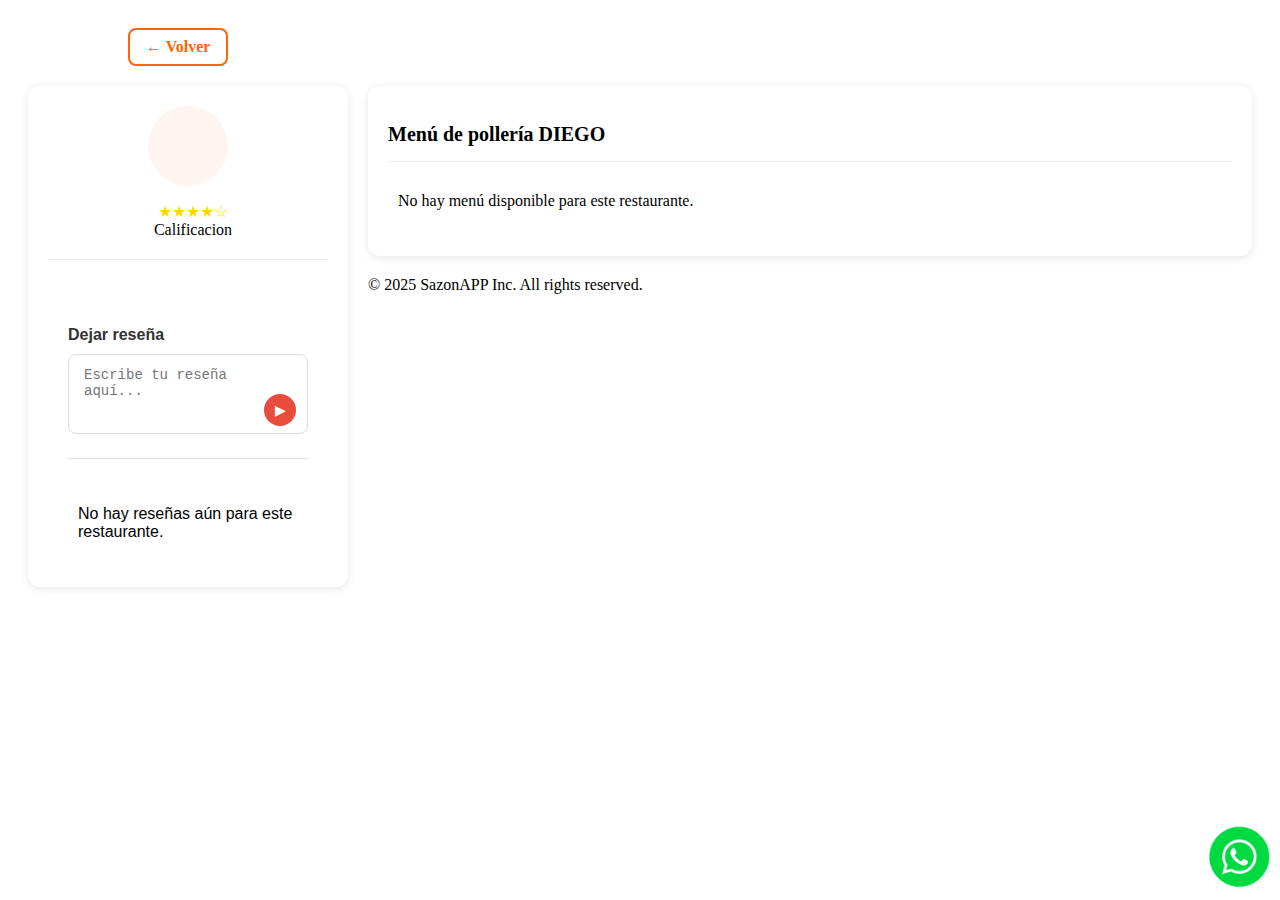
<file: html/cartarestaurante.html>
<!DOCTYPE html>
<html lang="es">
<head>
  <meta charset="UTF-8">
  <title>Sazón App</title>
  <link rel="stylesheet" href="../css/cartarestaurante.css">
  <link rel="stylesheet" href="../css/whatsapp.css">
</head>

<body>
  <header>
  </header>

  <main>
    <div class="top-toolbar">
     <a class="boton-volver"onclick="goBack()">← Volver</a>
    </div>
   <div class="container">
            <aside class="sidebar-left">
            <div class="restaurant">
                <div class="restaurant-logo">P</div>
                <h1 class="restaurant-name"></h1>
                <p class="restaurant-type"></p>
                <div class="rating">
                    <div class="rating-score"></div>
                    <div><div class="stars">★★★★☆</div><div>Calificacion</div></div>
                </div>
            </div>

            <!-- Sección de reseñas en el sidebar izquierdo -->
            <section class="reviews-section">
                <div class="reviews-card">
                    <div class="reviews-content">
                        <div class="review-form">
                            <h4>Dejar reseña</h4>
                            <div class="review-input-container">
                                <textarea class="review-input" placeholder="Escribe tu reseña aquí..."></textarea>
                                <button class="review-submit">▶</button>
                            </div>
                        </div>
                        
                        <div class="reviews-list">
                            <div class="review-item">
                                <div class="review-avatar">U1</div>
                                <div class="review-content">
                                    <div class="review-name"></div>
                                    <div class="review-date"></div>
                                    <div class="review-text"></div>
                                    <div class="review-actions">
                                        <div class="review-action">❤</div>
                                        <div class="review-action">💬</div>
                                    </div>
                                </div>
                            </div>
                            
                            <div class="review-item">
                                <div class="review-avatar">U2</div>
                                <div class="review-content">
                                    <div class="review-name"></div>
                                    <div class="review-date"></div>
                                    <div class="review-text"></div>
                                    <div class="review-actions">
                                        <div class="review-action">♡</div>
                                        <div class="review-action">💬</div>
                                    </div>
                                </div>
                            </div>
                            
                            <div class="review-item">
                                <div class="review-avatar"></div>
                                <div class="review-content">
                                    <div class="review-name"></div>
                                    <div class="review-date"></div>
                                    <div class="review-text"></div>
                                    <div class="review-actions">
                                        <div class="review-action">♡</div>
                                        <div class="review-action">💬</div>
                                    </div>
                                </div>
                            </div>
                        </div>
                    </div>
                </div>
            </section>
        </aside>

        <div class="main-content">
            <main class="menu">
                <h2 class="menu-header">Menú de pollería DIEGO</h2>
                <div class="menu-items"></div>
                
               
            
  </main>

<a href="https://wa.me/+51922401362" target="_blank" class="whatsapp-float">
  <img src="../imagenes/whatsapp.png" alt="WhatsApp" />
</a>

  <script src="../js/script.js"></script>
  <script src="../js/indesscript.js" defer></script>
  <script src="../js/cartarestaurante.js" defer></script>
  <footer>
  <div class="footer-text">
  © 2025 SazonAPP Inc. All rights reserved.
</div>
   </body>
</html>
</file>
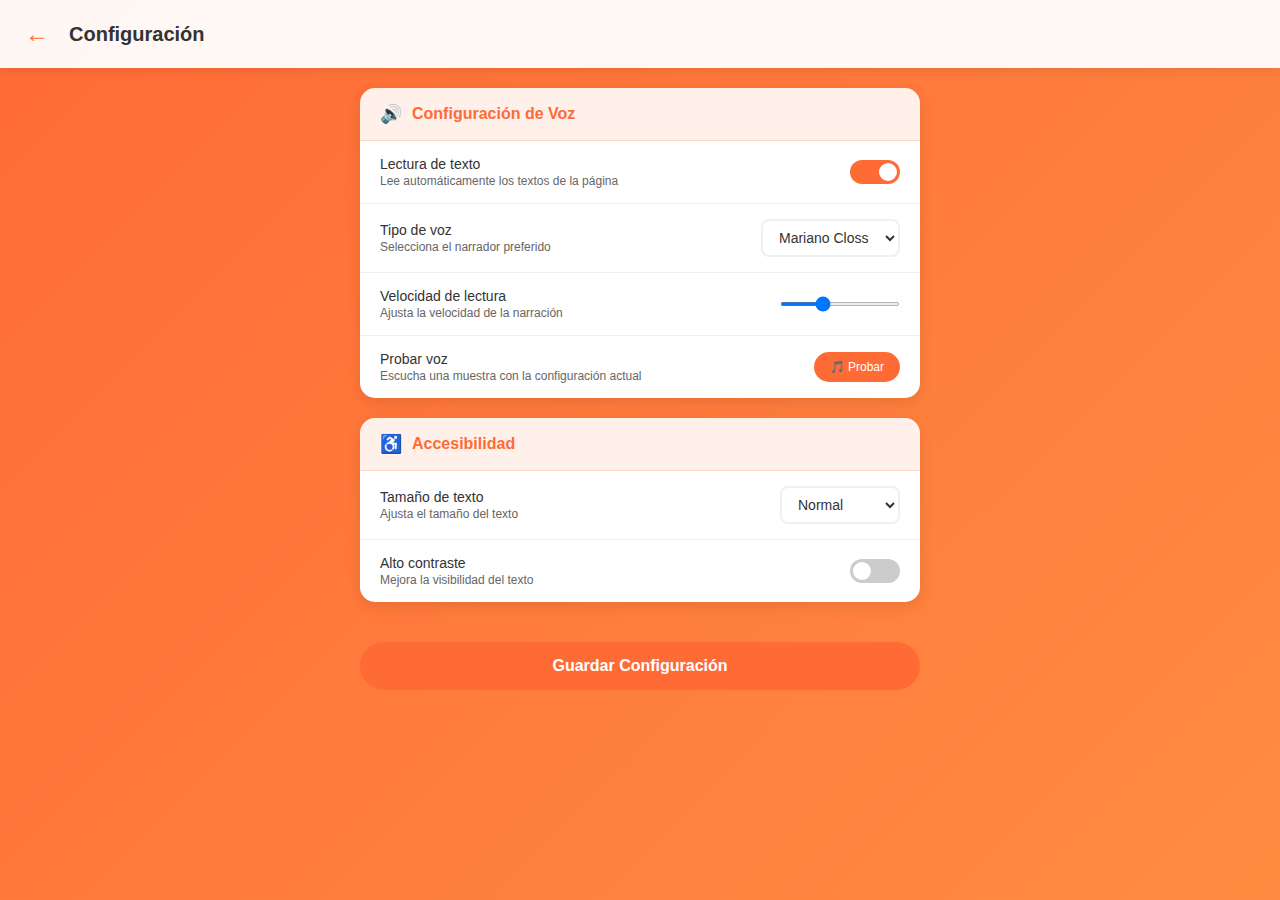
<file: html/configuracion.html>
<!DOCTYPE html>
<html lang="es">
<head>
    <meta charset="UTF-8">
    <meta name="viewport" content="width=device-width, initial-scale=1.0">
    <title>Configuración - Sazón</title>   
    <link rel="stylesheet" href="../css/confguracion.css">
</head>
<body>
    <div class="header">
        <button class="back-btn" onclick="goBack()">←</button>
        <div class="header-title">Configuración</div>
    </div>

    <div class="container">
        <!-- Configuración de Voz -->
        <div class="config-section">
            <div class="section-header">
                <div class="section-title">
                    <span class="icon">🔊</span>
                    Configuración de Voz
                </div>
            </div>
            
            <div class="config-item">
                <div>
                    <div class="config-label">Lectura de texto</div>
                    <div class="config-description">Lee automáticamente los textos de la página</div>
                </div>
                <label class="toggle-switch">
                    <input type="checkbox" id="voiceReading" checked>
                    <span class="slider"></span>
                </label>
            </div>

            <div class="config-item">
                <div>
                    <div class="config-label">Tipo de voz</div>
                    <div class="config-description">Selecciona el narrador preferido</div>
                </div>
                <select class="dropdown" id="voiceType">
                    <option value="female">Voz Femenina</option>
                    <option value="male">Voz Masculina</option>
                    <option value="mariano-closs" selected>Mariano Closs</option>
                </select>
            </div>

            <div class="config-item">
                <div>
                    <div class="config-label">Velocidad de lectura</div>
                    <div class="config-description">Ajusta la velocidad de la narración</div>
                </div>
                <input type="range" class="range-slider" id="voiceSpeed" min="0.5" max="2" step="0.1" value="1">
            </div>

            <div class="config-item">
                <div>
                    <div class="config-label">Probar voz</div>
                    <div class="config-description">Escucha una muestra con la configuración actual</div>
                </div>
                <button class="test-voice-btn" onclick="testVoice()">🎵 Probar</button>
            </div>
        </div>



        <!-- Configuración de Accesibilidad -->
        <div class="config-section">
            <div class="section-header">
                <div class="section-title">
                    <span class="icon">♿</span>
                    Accesibilidad
                </div>
            </div>
            
            <div class="config-item">
                <div>
                    <div class="config-label">Tamaño de texto</div>
                    <div class="config-description">Ajusta el tamaño del texto</div>
                </div>
                <select class="dropdown" id="textSize">
                    <option value="small">Pequeño</option>
                    <option value="normal" selected>Normal</option>
                    <option value="large">Grande</option>
                </select>
            </div>

            <div class="config-item">
                <div>
                    <div class="config-label">Alto contraste</div>
                    <div class="config-description">Mejora la visibilidad del texto</div>
                </div>
                <label class="toggle-switch">
                    <input type="checkbox" id="highContrast">
                    <span class="slider"></span>
                </label>
            </div>
        </div>

        <button class="save-btn" onclick="saveSettings()">
            Guardar Configuración
        </button>
    </div>
    <script src="../js/configuracion.js"></script>
</body>
</html>
</file>
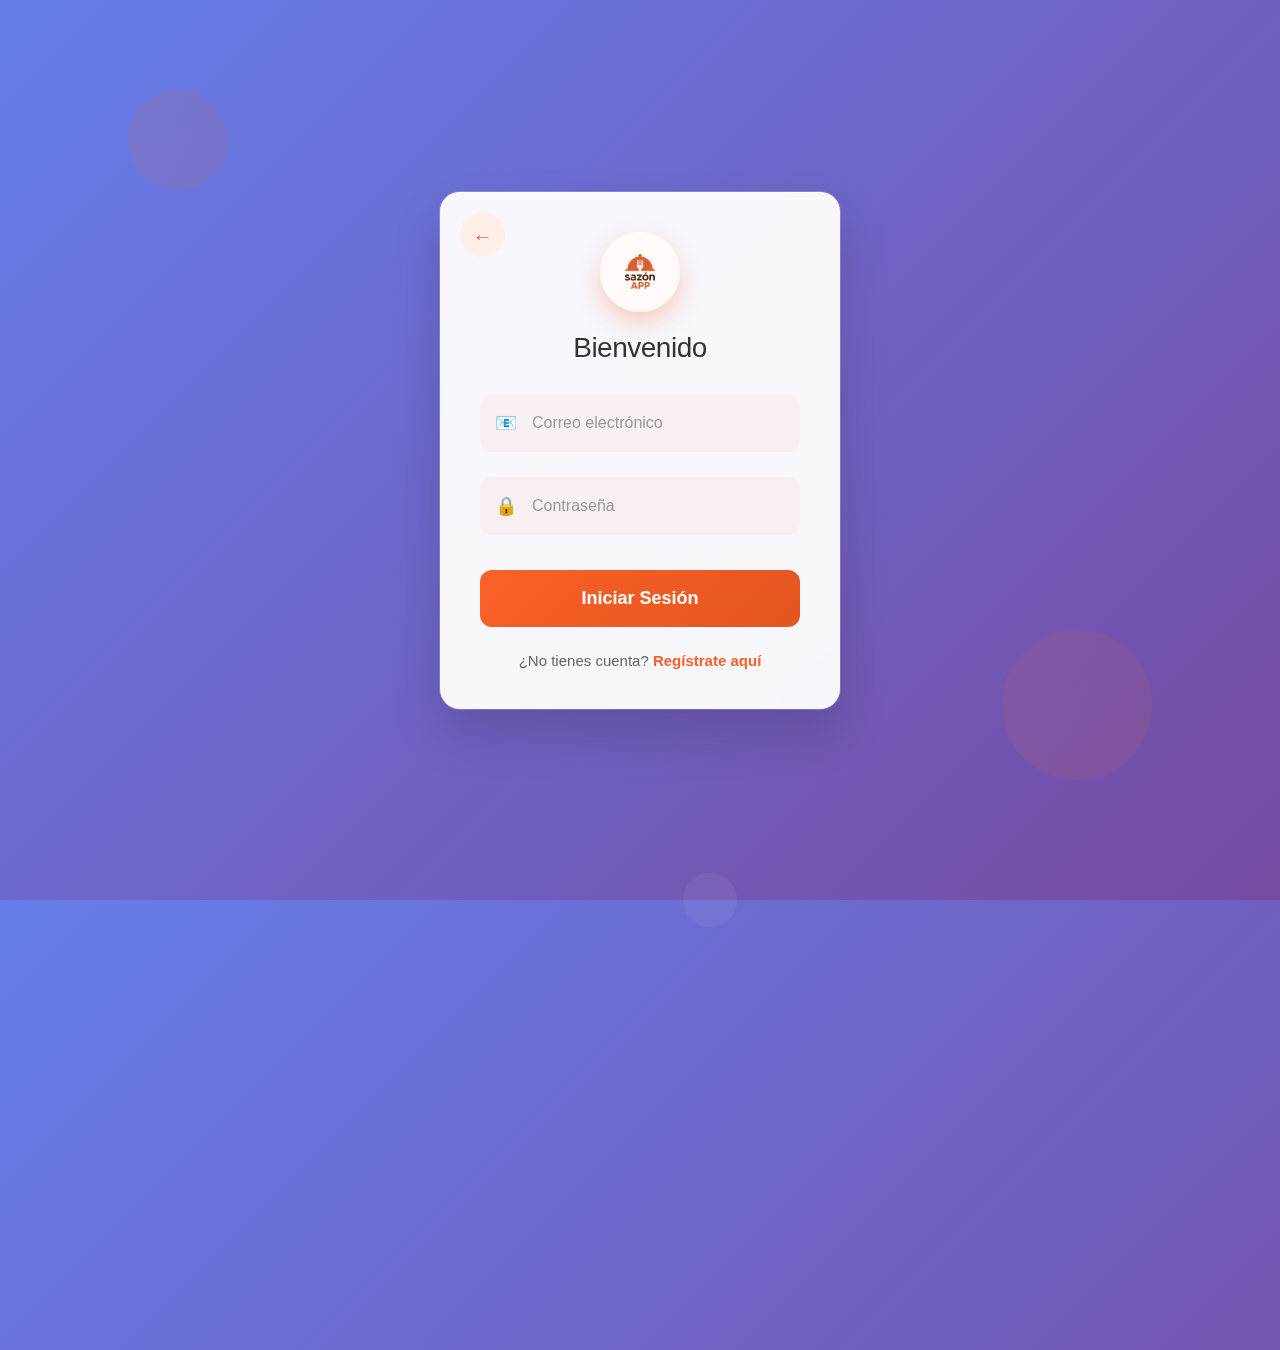
<file: html/login.html>
<!DOCTYPE html>
<html lang="es">
<head>
  <meta charset="UTF-8" />
  <meta name="viewport" content="width=device-width, initial-scale=1.0">
  <title>Iniciar Sesión - Sazón App</title>
  <link rel="stylesheet" href="../css/login.css">
</head>
<body>
  <div class="decorative-element"></div>
  <div class="decorative-element"></div>
  
  <div class="login-container">
    <a href="../index.html" class="volver" title="Volver">←</a>
    
     <div class="logo">
    <img src="../imagenes/LogoSazonApp.png" alt="Logo Empresa" class="logo-img">
    </div>
    
    <h2>Bienvenido</h2>
    
    <form id="formLogin">
  <div class="input-group">
    <div class="input-icon">📧</div>
    <input type="email" name="correo" placeholder="Correo electrónico" required />
  </div>
  
  <div class="input-group">
    <div class="input-icon">🔒</div>
    <input type="password" name="clave" placeholder="Contraseña" required />
  </div>
  
  <button type="submit" class="login-button">Iniciar Sesión</button>
</form>
    
    <div class="registro-opcion">
      ¿No tienes cuenta? <a href="../html/registro.html">Regístrate aquí</a>
    </div>
  </div>
<script src="../js/scriptlogin.js"></script>
</body>
</html>
</file>
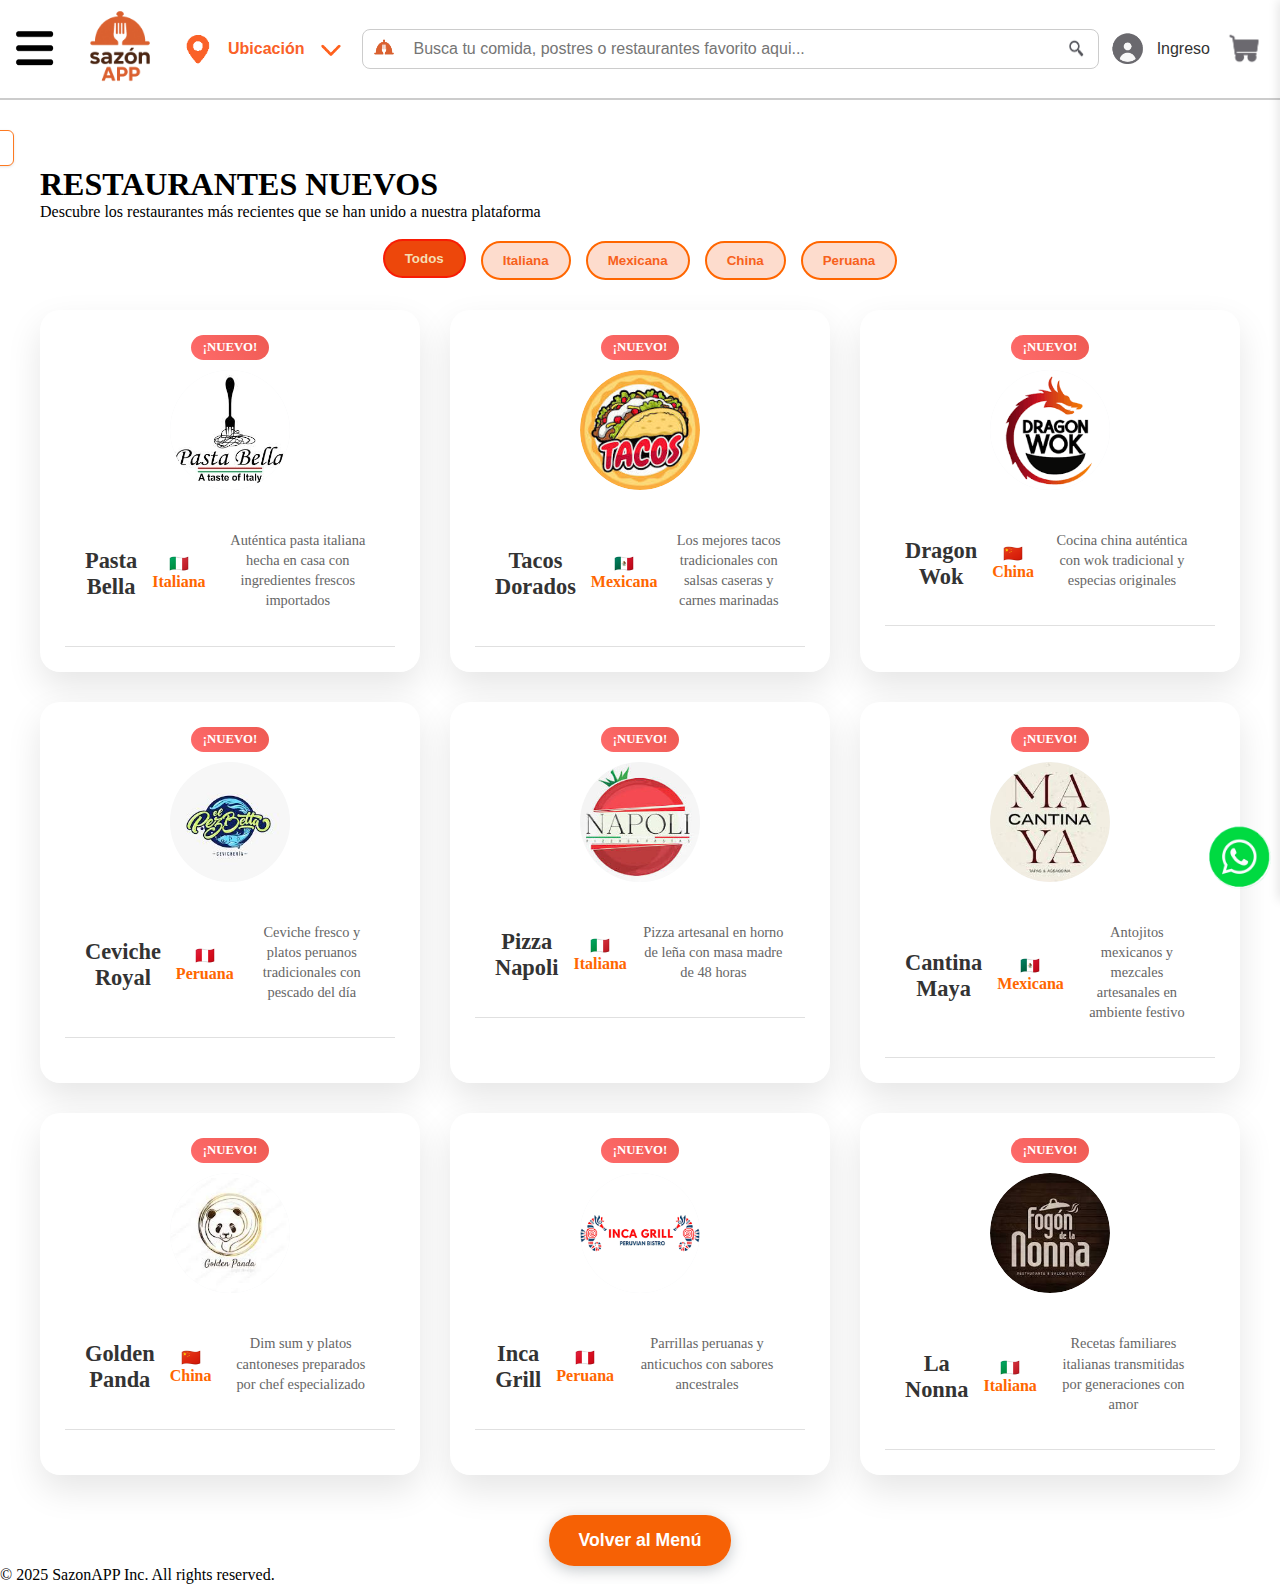
<file: html/Nuevosrestaurantes.html>
<!DOCTYPE html>
<html lang="es">
<head>
  <meta charset="UTF-8">
  <title>Sazón App</title>
  <link rel="stylesheet" href="../css/header.css">
  <link rel="stylesheet" href="../css/nuevorestaurante.css">
  <link rel="stylesheet" href="../css/whatsapp.css">

</head>

<body>
  <header>
   <!--Imagen de la barra menu--> 
    <img src="../imagenes/menuboton.png" alt="Menú" class="open-btn" onclick="openMenu()">

   <div id="overlay" onclick="closeSidebar()"></div>
   
   <!--Logo de la pagina-->
    <a href="index.html">
    <img src="../imagenes/LogoSazonApp.png" alt="Logo" class="logo">
    </a>

    <!--MENU DE LUGARES-->
    <!-- Contenedor del menu de ubicacion -->
<div class="ubicacion-container">
  <div class="ubicacion-header">
    <button onclick="abrirModalUbicacion()" class="ubicacion-btn">
      <img src="../imagenes/ubicacion.png" alt="Ubicación"> 
      <span id="ubicacion-actual">Ubicación</span> 
      <img id="flecha" src="../imagenes/flechaabajo.png" alt="Flecha abajo" width="40">
    </button>
  </div>
</div>

<div id="modalUbicacion" class="modal">
  <div class="modal-contenido">
    <span class="cerrar-modal" onclick="cerrarModalUbicacion()">&times;</span>
    <h2>Ingresa tu ubicación</h2>
    <form id="formUbicacion">
      <label>Distrito:</label>
      <select id="distrito" required>
        <option value="">Seleccionar</option>
        <option value="Ancón">Ancón</option>
        <option value="Ate">Ate</option>
        <option value="Barranco">Barranco</option>
        <option value="Breña">Breña</option>
        <option value="Callao">Callao</option>
        <option value="Carabayllo">Carabayllo</option>
        <option value="Cercado de Lima">Cercado de Lima</option>
        <option value="Chaclacayo">Chaclacayo</option>
        <option value="Chorrillos">Chorrillos</option>
        <option value="Cieneguilla">Cieneguilla</option>
        <option value="Comas">Comas</option>
        <option value="El Agustino">El Agustino</option>
        <option value="Independencia">Independencia</option>
        <option value="Jesús María">Jesús María</option>
        <option value="La Molina">La Molina</option>
        <option value="La Victoria">La Victoria</option>
        <option value="Lince">Lince</option>
        <option value="Los Olivos">Los Olivos</option>
        <option value="Lurigancho">Lurigancho</option>
        <option value="Lurín">Lurín</option>
        <option value="Magdalena del Mar">Magdalena del Mar</option>
        <option value="Miraflores">Miraflores</option>
        <option value="Pachacámac">Pachacámac</option>
        <option value="Pucusana">Pucusana</option>
        <option value="Pueblo Libre">Pueblo Libre</option>
        <option value="Puente Piedra">Puente Piedra</option>
        <option value="Punta Hermosa">Punta Hermosa</option>
        <option value="Punta Negra">Punta Negra</option>
        <option value="Rímac">Rímac</option>
        <option value="San Bartolo">San Bartolo</option>
        <option value="San Borja">San Borja</option>
        <option value="San Isidro">San Isidro</option>
        <option value="San Juan de Lurigancho">San Juan de Lurigancho</option>
        <option value="San Juan de Miraflores">San Juan de Miraflores</option>
        <option value="San Luis">San Luis</option>
        <option value="San Martín de Porres">San Martín de Porres</option>
        <option value="San Miguel">San Miguel</option>
        <option value="Santa Anita">Santa Anita</option>
        <option value="Santa María del Mar">Santa María del Mar</option>
        <option value="Santa Rosa">Santa Rosa</option>
        <option value="Santiago de Surco">Santiago de Surco</option>
        <option value="Surquillo">Surquillo</option>
        <option value="Villa El Salvador">Villa El Salvador</option>
        <option value="Villa María del Triunfo">Villa María del Triunfo</option>
      </select>

      <label>Urbanización:</label>
      <input type="text" id="urbanizacion" required>

      <label>Manzana:</label>
      <input type="text" id="manzana" required>

      <label>Número de calle:</label>
      <input type="text" id="numeroCalle" required>

      <label>Referencia (Opcional):</label>
      <input type="text" id="referencia" placeholder="Ej. Frente al parque">

      <button type="submit">Guardar ubicación</button>
      <p id="mensajeExito" style="display: none; color: green; font-weight: bold; text-align: center; margin-top: 10px;">
        ✅ Ubicación guardada correctamente
      </p>
    </form>
  </div>
</div>



    <!--BARRA DE BUSQUEDA-->
    <div class="busqueda-container">
     <img src="../imagenes/platobarra.png" alt="Plato" class="icono-izquierda">
     <input type="text" class="buscador" placeholder="Busca tu comida, postres o restaurantes favorito aqui...">
     <img src="../imagenes/busqueda.png" alt="Buscar" class="icono-derecha">
    </div>

    <!--Imagen para ingresar al perfil-->
    <div class="usuario-container" id="usuario-container">
    <button class="usuario-boton" id="btnUsuario">
    <img src="../imagenes/usuario.png" alt="Usuario" class="usuario-img">
    <span id="usuario-nombre" class="usuario-texto">Ingreso</span>
    </button>

  <!-- Menú desplegable -->
  <div class="usuario-menu" id="usuario-menu" style="display: none;">
    <a href="../html/perfil.html">👤 Mi cuenta</a>
    <a href="#">📦 Mis pedidos</a>
    <a href="#" id="cerrarSesion">🚪 Cerrar sesión</a>
  </div>
</div>


    <!--Imagen del carrito de compra-->
    <button class="demo-button" onclick="toggleCart()">
   <img src="../imagenes/carrito.png" class="carrito-btn" alt="carrito">
    </button>


    <div class="cart-sidebar" id="cartSidebar">
        <div class="cart-header">
            <div class="cart-title">
                <svg class="cart-icon" viewBox="0 0 24 24">
                    <path d="M7 18c-1.1 0-2 .9-2 2s.9 2 2 2 2-.9 2-2-.9-2-2-2zM1 2v2h2l3.6 7.59-1.35 2.45c-.16.28-.25.61-.25.96 0 1.1.9 2 2 2h12v-2H7.42c-.14 0-.25-.11-.25-.25l.03-.12L8.1 13h7.45c.75 0 1.41-.41 1.75-1.03L21.7 4H5.21l-.94-2H1zm16 16c-1.1 0-2 .9-2 2s.9 2 2 2 2-.9 2-2-.9-2-2-2z"/>
                </svg>
                TU CARRITO
            </div>
            <button class="close-btn" onclick="closeCart()">&times;</button>
        </div>

        <div class="delivery-address">
            <div class="address-text">
                <svg class="location-icon" viewBox="0 0 24 24">
                    <path d="M12 2C8.13 2 5 5.13 5 9c0 5.25 7 13 7 13s7-7.75 7-13c0-3.87-3.13-7-7-7zm0 9.5c-1.38 0-2.5-1.12-2.5-2.5s1.12-2.5 2.5-2.5 2.5 1.12 2.5 2.5-1.12 2.5-2.5 2.5z"/>
                </svg>
                 <span id="ubicacion-sidecart">Ubicación</span>
            </div>
        </div>
        <div class="restaurant-info">
            <div class="restaurant-logo">P</div>
            <div class="restaurant-details">
                <h3></h3>
            </div>
            <button class="expand-btn">^</button>
        </div>

        <div class="cart-items">
            <div class="cart-item">                         
                <img src="data:image/svg+xml,%3Csvg xmlns='http://www.w3.org/2000/svg' width='60' height='60' viewBox='0 0 60 60'%3E%3Crect width='60' height='60' fill='%23ffa500'/%3E%3Ctext x='30' y='35' text-anchor='middle' fill='white' font-size='12' font-family='Arial'%3E🍗🍟%3C/text%3E%3C/svg%3E" alt="Pollo a la brasa" class="item-image">
                <div class="item-details">
                    <div class="item-name"></div>
                      <div class="item-price"></div>
                        <div class="quantity-controls">
                         <button class="quantity-btn minus" onclick="updateQuantity(-1)">-</button>
                         <span class="quantity-display" id="quantity"></span>
                         <button class="quantity-btn plus" onclick="updateQuantity(1)">+</button>
                         <span style="margin-left: 10px; font-size: 14px; color: #666;">LIMIT +</span>                     
                        </div>                    
                      </div>
                    </div>
                  </div>
           <div class="empty-cart-message" id="emptyCartMessage" style="display: none; text-align: center; padding: 20px;">
           <button onclick="window.location.href='../html/index.html'" class="checkout-btn">Ir a comprar</button>
          </div>       

        <div class="cart-footer">
            <div class="total-section">
                <div class="total-text" id="totalText"></div>
            </div>
            
            <button class="checkout-btn" id="btnPagar" onclick="window.location.href='Pago.html'">
            IR A PAGAR
            </button>
            
            <button class="clear-cart-btn">
                <svg class="trash-icon" viewBox="0 0 24 24">
                    <path d="M6 19c0 1.1.9 2 2 2h8c1.1 0 2-.9 2-2V7H6v12zM19 4h-3.5l-1-1h-5l-1 1H5v2h14V4z"/>
                </svg>
                Vaciar todo el carrito
            </button>
        </div>
    </div>

<div id="sidebar" class="sidebar">
  <!-- Cabecera: logo + cerrar -->
  <div class="sidebar-header">
    <img src="../imagenes/logoinvertido.png" alt="Logo" class="logo-sidebar">
    <button class="close-btn" onclick="closeSidebar()">×</button>
  </div>

  <!-- Menú -->
  <nav class="sidebar-menu">
    <ul>
      <!-- Botones "Ingresar" y "Registrar" juntos -->
      <li  id="opcionesNoLogueado" style="display: flex; gap: 10px; align-items: center; justify-content: center;">
        <a href="../html/login.html" id="btnIngresar">Ingresar</a>
        <a href="../html/registro.html" id="btnRegistrar">Registrar</a>
      </li>
    </ul>

    <!-- Línea separadora fuera del ul -->
    <hr style="margin: 10px 20px; border-color: rgba(255,255,255,0.3);">

    <ul>
  <li><a href="../html/Dashboard.html">Dashboard</a></li>
  <li id="opcionPerfil"><a href="../html/perfil.html">Perfil</a></li>
  <li><a href="../html/configuracion.html">Configuración</a></li>
</ul>
  </nav>
</div>
  </header>

  <main>
    <body>

      
    <div class="container">
      <a href="javascript:history.back()" class="boton-volver">← Volver</a>
        <div class="header">
            <h1>RESTAURANTES NUEVOS</h1>
            <p>Descubre los restaurantes más recientes que se han unido a nuestra plataforma</p>
        </div>

        <div class="filter-section">
            <button class="filter-btn active" onclick="filterRestaurants('todos')">Todos</button>
            <button class="filter-btn" onclick="filterRestaurants('italiana')">Italiana</button>
            <button class="filter-btn" onclick="filterRestaurants('mexicana')">Mexicana</button>
            <button class="filter-btn" onclick="filterRestaurants('china')">China</button>
            <button class="filter-btn" onclick="filterRestaurants('peruana')">Peruana</button>
        </div>

        <div class="restaurants-grid" id="restaurantsGrid">
            <!-- Restaurantes existentes -->
            <div class="restaurant-card" data-category="italiana" onclick="selectRestaurant('pasta-bella')">
                <div class="restaurant-badge">¡NUEVO!</div>
                <div class="logo-container">
                    <img src="../imagenes/pastabella.png" alt="Pasta Bella" class="restaurant-logo">
                </div>
                <div class="restaurant-info">
                    <h3>Pasta Bella</h3>
                    <div class="restaurant-category">🇮🇹 Italiana</div>
                    <div class="restaurant-description">Auténtica pasta italiana hecha en casa con ingredientes frescos importados</div>
                </div>
            </div>

            <div class="restaurant-card" data-category="mexicana" onclick="selectRestaurant('tacos-dorados')">
                <div class="restaurant-badge">¡NUEVO!</div>
                <div class="logo-container">
                    <img src="../imagenes/logo _tacos.png" alt="Tacos Dorados" class="restaurant-logo">
                </div>
                <div class="restaurant-info">
                    <h3>Tacos Dorados</h3>
                    <div class="restaurant-category">🇲🇽 Mexicana</div>
                    <div class="restaurant-description">Los mejores tacos tradicionales con salsas caseras y carnes marinadas</div>
                </div>
            </div>

            <div class="restaurant-card" data-category="china" onclick="selectRestaurant('dragon-wok')">
                <div class="restaurant-badge">¡NUEVO!</div>
                <div class="logo-container">
                    <img src="../imagenes/dragonwok.png" alt="Dragon Wok" class="restaurant-logo">
                </div>
                <div class="restaurant-info">
                    <h3>Dragon Wok</h3>
                    <div class="restaurant-category">🇨🇳 China</div>
                    <div class="restaurant-description">Cocina china auténtica con wok tradicional y especias originales</div>
                </div>
            </div>

            <div class="restaurant-card" data-category="peruana" onclick="selectRestaurant('ceviche-royal')">
                <div class="restaurant-badge">¡NUEVO!</div>
                <div class="logo-container">
                    <img src="../imagenes/logo_ceviche.png" alt="Ceviche Royal" class="restaurant-logo">
                </div>
                <div class="restaurant-info">
                    <h3>Ceviche Royal</h3>
                    <div class="restaurant-category">🇵🇪 Peruana</div>
                    <div class="restaurant-description">Ceviche fresco y platos peruanos tradicionales con pescado del día</div>
                </div>
            </div>

            <div class="restaurant-card" data-category="italiana" onclick="selectRestaurant('pizza-napoli')">
                <div class="restaurant-badge">¡NUEVO!</div>
                <div class="logo-container">
                    <img src="../imagenes/pizzanapoli.png" alt="Pizza Napoli" class="restaurant-logo">
                </div>
                <div class="restaurant-info">
                    <h3>Pizza Napoli</h3>
                    <div class="restaurant-category">🇮🇹 Italiana</div>
                    <div class="restaurant-description">Pizza artesanal en horno de leña con masa madre de 48 horas</div>
                </div>
            </div>

            <div class="restaurant-card" data-category="mexicana" onclick="selectRestaurant('cantina-maya')">
                <div class="restaurant-badge">¡NUEVO!</div>
                <div class="logo-container">
                    <img src="../imagenes/cantinamaya.png" alt="Cantina Maya" class="restaurant-logo">
                </div>
                <div class="restaurant-info">
                    <h3>Cantina Maya</h3>
                    <div class="restaurant-category">🇲🇽 Mexicana</div>
                    <div class="restaurant-description">Antojitos mexicanos y mezcales artesanales en ambiente festivo</div>
                </div>
            </div>

            <div class="restaurant-card" data-category="china" onclick="selectRestaurant('panda-express-local')">
                <div class="restaurant-badge">¡NUEVO!</div>
                <div class="logo-container">
                    <img src="../imagenes/goldenpanda.png" alt="Golden Panda" class="restaurant-logo">
                </div>
                <div class="restaurant-info">
                    <h3>Golden Panda</h3>
                    <div class="restaurant-category">🇨🇳 China</div>
                    <div class="restaurant-description">Dim sum y platos cantoneses preparados por chef especializado</div>
                </div>
            </div>

            <div class="restaurant-card" data-category="peruana" onclick="selectRestaurant('inca-grill')">
                <div class="restaurant-badge">¡NUEVO!</div>
                <div class="logo-container">
                    <img src="../imagenes/ince_grill.png" alt="Inca Grill" class="restaurant-logo">
                </div>
                <div class="restaurant-info">
                    <h3>Inca Grill</h3>
                    <div class="restaurant-category">🇵🇪 Peruana</div>
                    <div class="restaurant-description">Parrillas peruanas y anticuchos con sabores ancestrales</div>
                </div>
            </div>

            <!-- Restaurante adicional para completar la cuadrícula -->
            <div class="restaurant-card" data-category="italiana" onclick="selectRestaurant('la-nonna')">
                <div class="restaurant-badge">¡NUEVO!</div>
                <div class="logo-container">
                    <img src="../imagenes/lanona.png" alt="La Nonna" class="restaurant-logo">
                </div>
                <div class="restaurant-info">
                    <h3>La Nonna</h3>
                    <div class="restaurant-category">🇮🇹 Italiana</div>
                    <div class="restaurant-description">Recetas familiares italianas transmitidas por generaciones con amor</div>
                </div>
            </div>
        </div>

        <div class="actions">
            <button class="action-btn back-btn" onclick="goBack()">
            Volver al Menú
            </button>
        </div>
    </div>
  </main>

<a href="https://wa.me/+51922401362" target="_blank" class="whatsapp-float">
  <img src="../imagenes/whatsapp.png" alt="WhatsApp" />
</a>

  <script src="../js/script.js"></script>
  <script src="../js/indesscript.js" defer></script>
  <script src="../js/nuevorestaurante.js" defer></script>
  <footer>
  <div class="footer-text">
  © 2025 SazonAPP Inc. All rights reserved.
</div>
   </body>
</html>
</file>
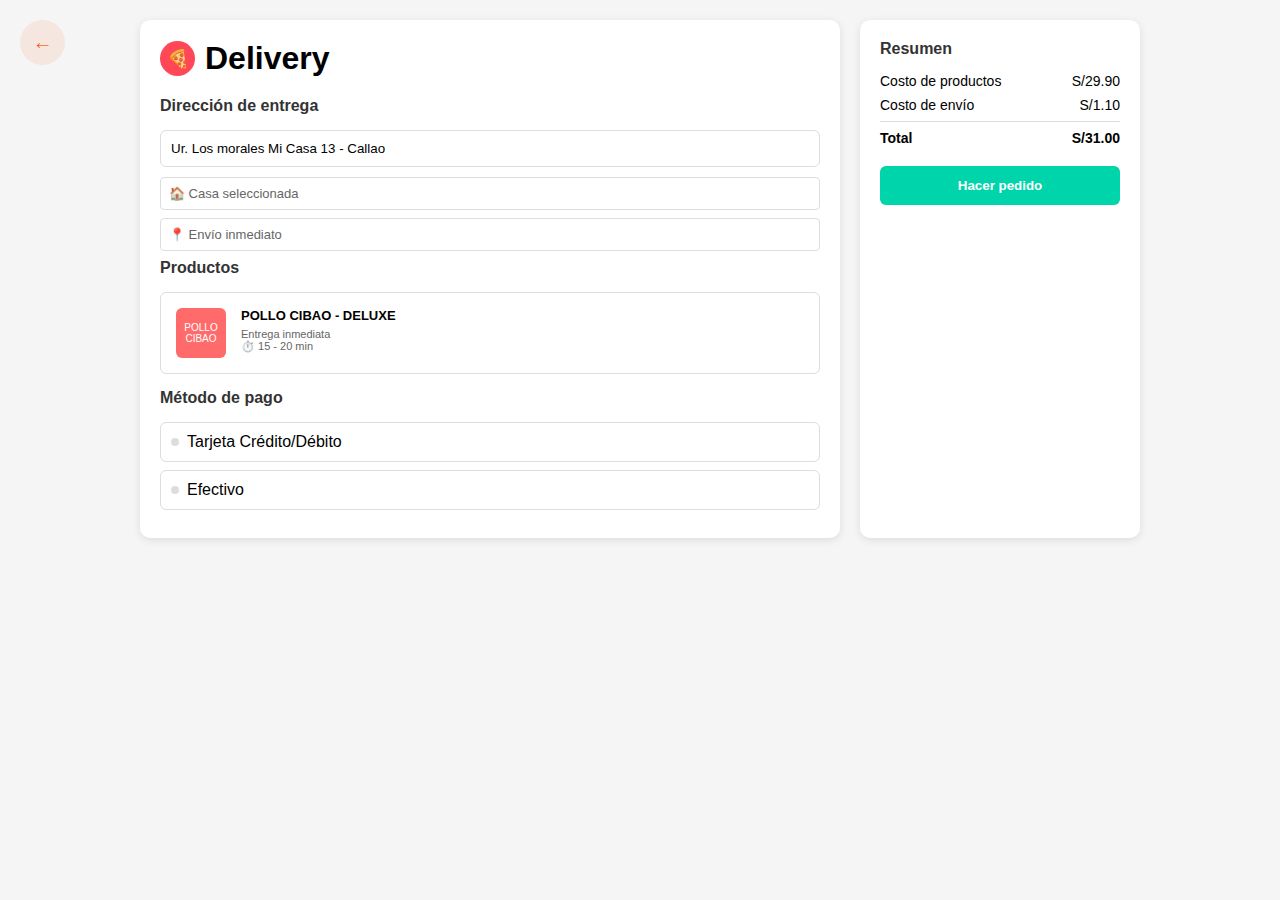
<file: html/pago.html>
<!DOCTYPE html>
<html lang="es">
<head>
    <meta charset="UTF-8">
    <meta name="viewport" content="width=device-width, initial-scale=1.0">
    <title>Delivery App</title>
    <link rel="stylesheet" href="../css/pago.css">
</head>
<body>
    <div class="container">
    <button class="volver" onclick="goBack()">←</button>
        <div class="panel left">
            <div class="header">
                <div class="logo">🍕</div>
                <h1>Delivery</h1>
            </div>
            
            <h2>Dirección de entrega</h2>
            <input class="input" value="Ur. Los morales Mi Casa 13 - Callao" placeholder="Ingresa dirección">
            <div class="suggestion">🏠 Casa seleccionada</div>
            <div class="suggestion">📍 Envío inmediato</div>
            
            <h2>Productos</h2>
            <div class="product">
                <div class="product-img">POLLO CIBAO</div>
                <div class="product-info">
                    <h3>POLLO CIBAO - DELUXE</h3>
                    <p>Entrega inmediata</p>
                    <p>⏱️ 15 - 20 min</p>
                </div>
            </div>
            
            <h2>Método de pago</h2>
            <div class="payment" id="creditCardOption">
                <div class="dot"></div>
                <span>Tarjeta Crédito/Débito</span>
            </div>
            <div class="payment" id="cashOption">
                <div class="dot"></div>
                <span>Efectivo</span>
            </div>
        </div>

        <div class="panel right">
            <h2>Resumen</h2>
            <div class="summary">
                <div class="row"><span>Costo de productos</span><span>S/29.90</span></div>
                <div class="row"><span>Costo de envío</span><span>S/1.10</span></div>
                <div class="row total"><span>Total</span><span>S/31.00</span></div>
            </div>
            
            <button class="btn" onclick="alert('¡Pedido realizado!')">Hacer pedido</button>
        </div>
    </div>

    <!-- Modal de Pago -->
    <div class="modal-overlay" id="paymentModal">
        <div class="modal">
            <div class="modal-header">
                <div class="modal-title">💳 Pago con Tarjeta</div>
                <button class="close-btn" onclick="closeModal()">&times;</button>
            </div>

            <div class="modal-section">
                <h3>Datos de la Tarjeta</h3>
                
                <div class="form-group">
                    <label>Número de la tarjeta</label>
                    <input class="input" placeholder="1234 5678 9012 3456" id="modalCardNum">
                </div>
                
                <div class="form-group">
                    <label>Nombre del titular</label>
                    <input class="input" placeholder="Juan Pérez" id="modalCardName">
                </div>
                
                <div class="form-row">
                    <div class="form-group">
                        <label>Fecha de expiración</label>
                        <input class="input" placeholder="MM/AA" id="modalExpiry">
                    </div>
                    <div class="form-group">
                        <label>CVV</label>
                        <input class="input" placeholder="123" id="modalCvv">
                    </div>
                </div>
                
                <div class="form-group">
                    <label>Email</label>
                    <input class="input" type="email" placeholder="correo@ejemplo.com" id="modalEmail">
                </div>
            </div>

            <button class="btn" onclick="processPayment()">Procesar Pago - S/31.00</button>
            <button class="btn" style="background: #6c757d;" onclick="closeModal()">Cancelar</button>
        </div>
    </div>

<script src="../js/pago.js"></script>
</body>
</html>
</file>
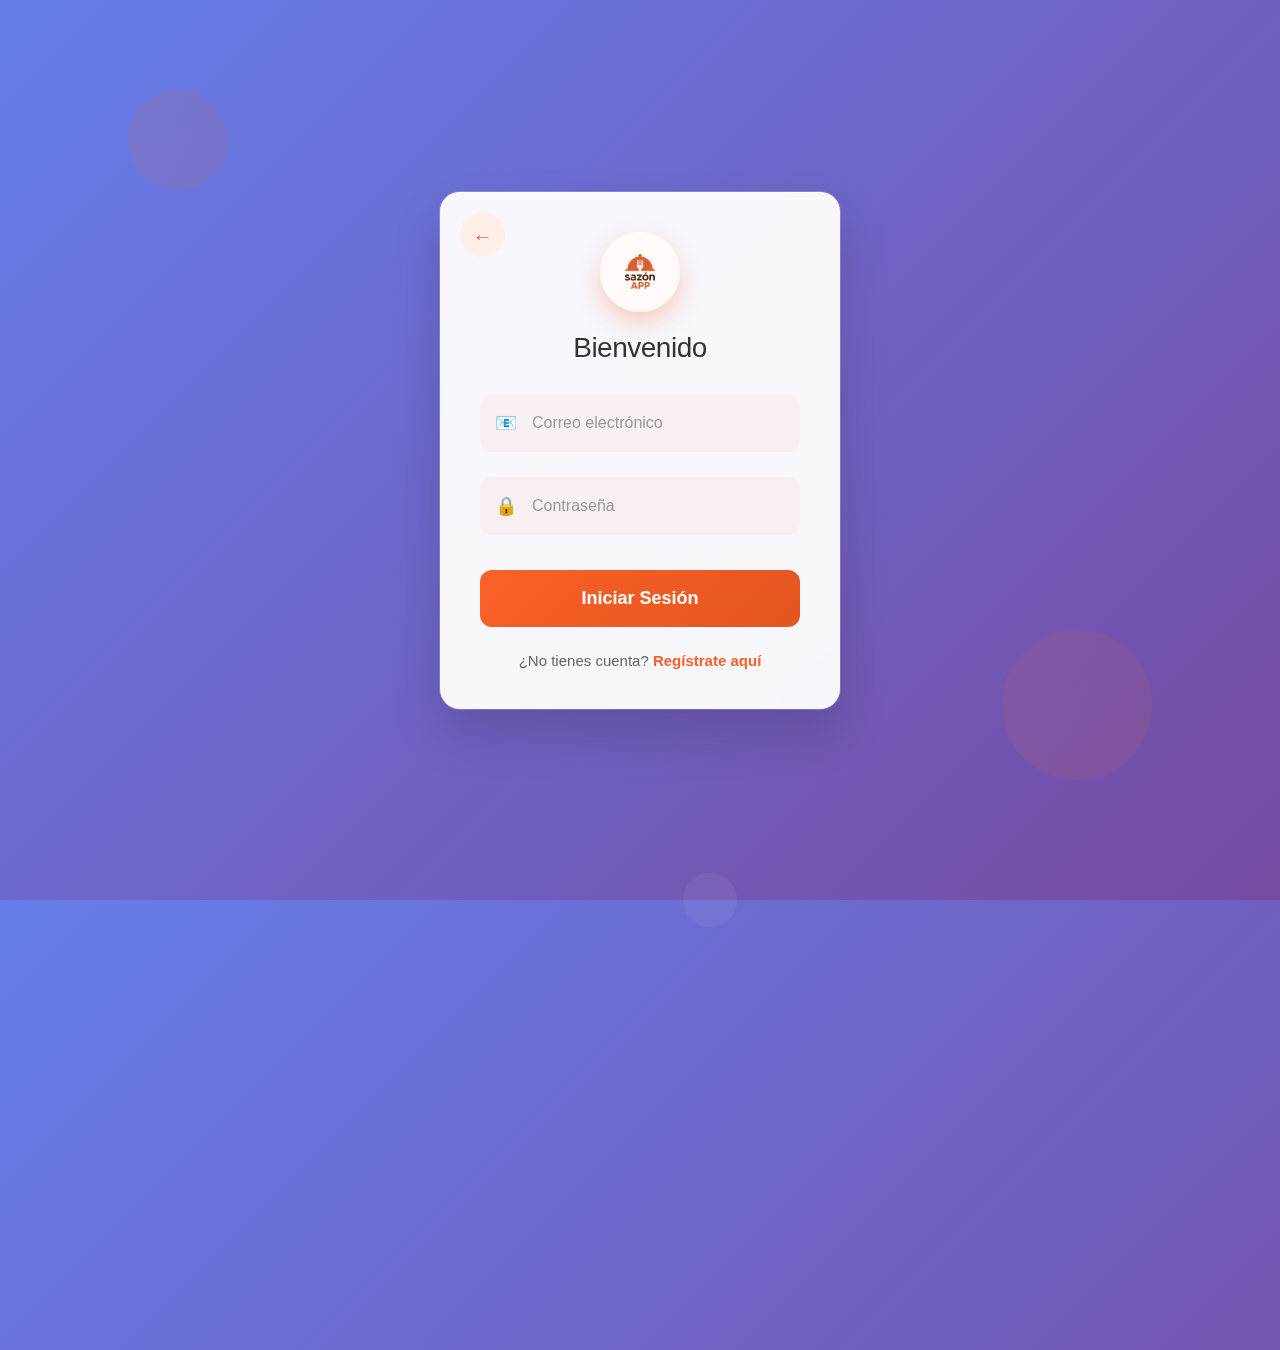
<file: html/perfil.html>
<!DOCTYPE html>
<html lang="es">
<head>
    <meta charset="UTF-8">
    <meta name="viewport" content="width=device-width, initial-scale=1.0">
    <title>Perfil de Usuario</title>
    <link rel="stylesheet" href="../css/perfil.css">
</head>
<body>
    <div class="top-bar">
        <button class="back-btn" onclick="goBack()">←</button>
        <h1 class="page-title">Perfil</h1>
    </div>

    <div class="container">
        <!-- Header con perfil -->
        <div class="header">
            <div class="profile-avatar">
                <span id="avatar-text">👤</span>
            </div>
            <h2 class="profile-name" id="profile-name">Usuario</h2>
            <p class="profile-email" id="profile-email">correo</p>
        </div>

        <!-- Datos del perfil -->
        <div class="profile-data">
            <div class="data-grid">
                <div class="data-item" onclick="editField('phone')">
                    <div class="edit-icon">✏️</div>
                    <div class="data-icon phone-icon">📱</div>
                    <div class="data-label">Teléfono</div>
                    <div class="data-value" id="phone-value"></div>
                </div>
                
                <div class="data-item" onclick="editField('birth')">
                    <div class="edit-icon">✏️</div>
                    <div class="data-icon birth-icon">🎂</div>
                    <div class="data-label">Fecha de Nacimiento</div>
                    <div class="data-value" id="birth-value"></div>
                </div>
                
                <div class="data-item" onclick="editField('gender')">
                    <div class="edit-icon">✏️</div>
                    <div class="data-icon gender-icon">👤</div>
                    <div class="data-label">Género</div>
                    <div class="data-value" id="gender-value"></div>
                </div>
            </div>
        </div>

        <!-- Sección de Ayuda y Soporte -->
        <div class="support-section">
            <div class="support-header">
                <div class="support-icon">💬</div>
                <h3 class="support-title">Ayuda y Soporte</h3>
            </div>
                <div class="support-item" onclick="contactSupport()">
                    <div class="support-item-icon contact-icon">📞</div>
                    <div class="support-item-content">
                        <div class="support-item-title">Contactar soporte</div>
                    </div>
                    <div class="support-item-arrow">›</div>
                </div>
                
                <div class="support-item" onclick="openConfiguration()">
                    <div class="support-item-icon config-icon">⚙️</div>
                    <div class="support-item-content">
                        <div class="support-item-title">Configuración</div>
                    </div>
                    <div class="support-item-arrow">›</div>
                </div>
            </div>
        </div>
    </div>

    <!-- Modal de edición -->
    <div class="edit-modal" id="editModal">
        <div class="modal-content">
            <div class="modal-header">
                <h3 class="modal-title" id="modalTitle">Editar Campo</h3>
            </div>
            <form id="editForm">
                <div class="form-group">
                    <label class="form-label" id="fieldLabel">Campo</label>
                    <input type="text" class="form-input" id="fieldInput" required>
                </div>
                <div class="modal-buttons">
                    <button type="button" class="btn btn-cancel" onclick="closeModal()">Cancelar</button>
                    <button type="submit" class="btn btn-save">Guardar</button>
                </div>
            </form>
        </div>
    </div>
    <script src="../js/scriptperfil.js"></script>
</body>
</html>
</file>
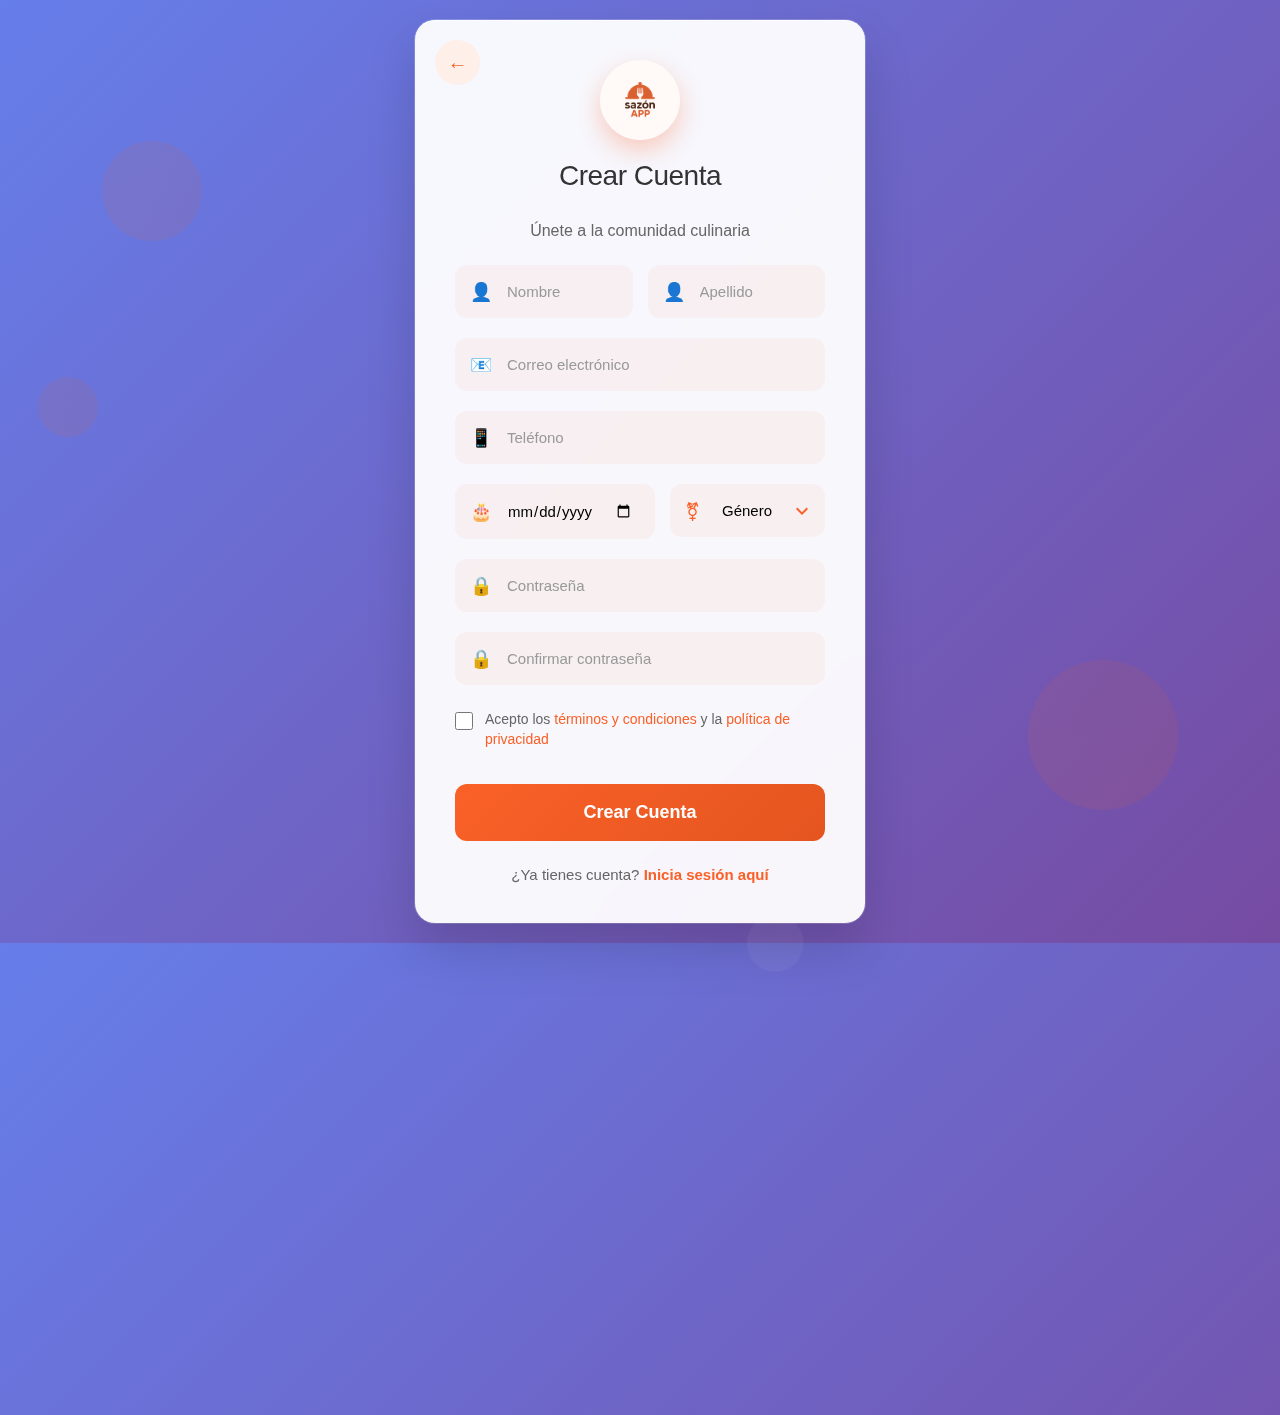
<file: html/registro.html>
<!DOCTYPE html>
<html lang="es">
<head>
  <meta charset="UTF-8" />
  <meta name="viewport" content="width=device-width, initial-scale=1.0">
  <title>Registro - Sazón App</title>
  <link rel="stylesheet" href="../css/registro.css">
</head>
<body>
  <div class="decorative-element"></div>
  <div class="decorative-element"></div>
  <div class="decorative-element"></div>
  
  <div class="registro-container">
    <button class="volver" onclick="goBack()">←</button>
    
    <div class="logo">
    <img src="../imagenes/LogoSazonApp.png" alt="Logo Empresa" class="logo-img">
    </div>
    
    <h2>Crear Cuenta</h2>
    <div class="subtitle">Únete a la comunidad culinaria</div>
    
    <form action="procesar_registro.php" method="POST" id="registroForm">
      <div class="input-group row">
        <div>
          <div class="input-icon">👤</div>
          <input type="text" name="nombre" placeholder="Nombre" required />
        </div>
        <div>
          <div class="input-icon">👤</div>
          <input type="text" name="apellido" placeholder="Apellido" required />
        </div>
      </div>
      
      <div class="input-group">
        <div class="input-icon">📧</div>
        <input type="email" name="correo" placeholder="Correo electrónico" required />
      </div>
      
      <div class="input-group">
        <div class="input-icon">📱</div>
        <input type="tel" name="telefono" placeholder="Teléfono" required />
      </div>
      
      <div class="input-group row">
        <div>
          <div class="input-icon">🎂</div>
          <input type="date" name="fecha_nacimiento" required />
        </div>
        <div>
          <div class="input-icon">⚧</div>
          <select name="genero" required>
            <option value="">Género</option>
            <option value="masculino">Masculino</option>
            <option value="femenino">Femenino</option>
            <option value="otro">Otro</option>
            <option value="prefiero_no_decir">Prefiero no decir</option>
          </select>
        </div>
      </div>
      
      <div class="input-group">
        <div class="input-icon">🔒</div>
        <input type="password" name="clave" placeholder="Contraseña" required minlength="8" />
      </div>
      
      <div class="input-group">
        <div class="input-icon">🔒</div>
        <input type="password" name="confirmar_clave" placeholder="Confirmar contraseña" required />
      </div>
      
      <div class="checkbox-group">
        <input type="checkbox" name="acepto_terminos" id="terminos" required />
        <label for="terminos">
          Acepto los <a href="terminos.html" target="_blank">términos y condiciones</a> 
          y la <a href="privacidad.html" target="_blank">política de privacidad</a>
        </label>
      </div>
      
      <button type="submit" class="registro-button">Crear Cuenta</button>
    </form>
    
    <div class="login-opcion">
      ¿Ya tienes cuenta? <a href="login.html">Inicia sesión aquí</a>
    </div>
  </div>
  <script src="../js/registro.js"></script>
</body>
</html>
</file>
<file: css/cartarestaurante.css>
.container { 
display: flex; 
max-width: 1400px; 
margin: 20px auto; 
gap: 20px; padding: 0 20px; 
margin-top: 0px;
}

.main-content { 
flex: 1; 
}

.sidebar-left { 
flex: 0 0 280px; 
background: white; 
border-radius: 12px; 
padding: 20px 20px 0 20px; 
box-shadow: 0 2px 8px rgba(0,0,0,0.1); 
}

.menu {
  background: white;
  border-radius: 12px;
  padding: 20px;
  box-shadow: 0 2px 8px rgba(0, 0, 0, 0.1);
  margin-bottom: 20px;
}

.restaurant {
  text-align: center;
  margin-bottom: 30px;
  padding-bottom: 20px;
  border-bottom: 1px solid #eee;
}

.restaurant-logo {
  width: 80px;
  height: 80px;
  border-radius: 50%;
  margin-bottom: 15px;
  background: #fff5f0;
  display: flex;
  align-items: center;
  justify-content: center;
  font-size: 40px;
  margin: 0 auto 15px;
}

.restaurant-name {
  font-size: 22px;
  font-weight: bold;
  margin-bottom: 5px;
}

.restaurant-type {
  color: #666;
  margin-bottom: 15px;
}

.rating {
  display: flex;
  justify-content: center;
  align-items: center;
  gap: 10px;
}

.rating-score {
  font-size: 28px;
  font-weight: bold;
}

.stars {
  color: #ffd700;
}

.menu-header {
  font-size: 20px;
  font-weight: bold;
  margin-bottom: 20px;
  padding-bottom: 15px;
  border-bottom: 1px solid #eee;
}

.menu-item {
  display: flex;
  gap: 15px;
  padding: 15px 0;
  border-bottom: 1px solid #f0f0f0;
  cursor: pointer;
  transition: all 0.2s;
}

.menu-item:hover {
  background: #f9f9f9;
  margin: 0 -15px;
  padding: 15px;
  border-radius: 8px;
}

.menu-item img {
  width: 80px;
  height: 80px;
  border-radius: 8px;
  background: #fff5f0;
  display: flex;
  align-items: center;
  justify-content: center;
  font-size: 30px;
}

.menu-content {
  flex: 1;
}

.menu-name {
  font-size: 16px;
  font-weight: bold;
  margin-bottom: 5px;
}

.menu-desc {
  color: #666;
  font-size: 14px;
  margin-bottom: 10px;
  line-height: 1.4;
}

.menu-footer {
  display: flex;
  justify-content: space-between;
  align-items: center;
}

.price {
  font-size: 18px;
  font-weight: bold;
  color: #e74c3c;
}

.add-btn {
  background: #e74c3c;
  color: white;
  border: none;
  padding: 8px 15px;
  border-radius: 20px;
  cursor: pointer;
  font-size: 14px;
  font-weight: bold;
  transition: background 0.2s;
}

.add-btn:hover {
  background: #c0392b;
}

        
        /* Sección de reseñas en el sidebar izquierdo */
        .reviews-section {
            background: transparent;
            border-radius: 0;
            box-shadow: none;
            margin-top: 0;
            padding: 0 20px 20px 20px;
        }
        
        .reviews-card {
            background: transparent;
            border-radius: 0;
            overflow: visible;
            font-family: Arial, sans-serif;
            border: none;
        }
        
        .reviews-header {
            background: transparent;
            color: #333;
            padding: 0 0 15px 0;
            border-bottom: 1px solid #e0e0e0;
        }
        
        .reviews-header h3 {
            font-size: 16px;
            font-weight: bold;
            margin: 0 0 10px 0;
        }
        
        .rating-section {
            display: flex;
            align-items: center;
            gap: 10px;
            margin-bottom: 10px;
        }
        
        .rating-number {
            font-size: 24px;
            font-weight: bold;
            color: #333;
        }
        
        .rating-info {
            display: flex;
            flex-direction: column;
            gap: 2px;
        }
        
        .rating-stars {
            color: #ffd700;
            font-size: 14px;
        }
        
        .rating-label {
            font-size: 10px;
            color: #666;
        }
        
        .reviews-content {
            padding: 15px 0 0 0;
        }
        
        .review-form {
            margin-bottom: 20px;
        }
        
        .review-form h4 {
            font-size: 16px;
            color: #333;
            margin-bottom: 10px;
            font-weight: bold;
        }
        
        .review-input-container {
            position: relative;
            margin-bottom: 15px;
        }
        
        .review-input {
            width: 100%;
            padding: 12px 45px 12px 15px;
            border: 1px solid #ddd;
            border-radius: 8px;
            font-size: 14px;
            resize: none;
            box-sizing: border-box;
            min-height: 80px;
        }
        
        .review-submit {
            position: absolute;
            right: 12px;
            bottom: 12px;
            background: #e74c3c;
            color: white;
            border: none;
            border-radius: 50%;
            width: 32px;
            height: 32px;
            cursor: pointer;
            font-size: 14px;
            display: flex;
            align-items: center;
            justify-content: center;
        }
        
        .review-submit:hover {
            background: #c0392b;
        }
        
        .reviews-list {
            border-top: 1px solid #e0e0e0;
            padding-top: 20px;
        }
        
        .review-item {
            display: flex;
            align-items: flex-start;
            gap: 12px;
            margin-bottom: 20px;
            padding-bottom: 20px;
            border-bottom: 1px solid #f0f0f0;
        }
        
        .review-item:last-child {
            border-bottom: none;
            margin-bottom: 0;
            padding-bottom: 0;
        }
        
        .review-avatar {
            width: 40px;
            height: 40px;
            border-radius: 50%;
            background: #e74c3c;
            color: white;
            display: flex;
            align-items: center;
            justify-content: center;
            font-size: 14px;
            font-weight: bold;
            flex-shrink: 0;
        }
        
        .review-content {
            flex: 1;
        }
        
        .review-name {
            font-weight: bold;
            color: #333;
            margin-bottom: 4px;
            font-size: 14px;
        }
        
        .review-date {
            font-size: 12px;
            color: #999;
            margin-bottom: 8px;
        }
        
        .review-text {
            color: #666;
            line-height: 1.5;
            font-size: 14px;
            margin-bottom: 8px;
        }
        
        .review-actions {
            display: flex;
            gap: 20px;
            font-size: 12px;
        }
        
        .review-action {
            display: flex;
            align-items: center;
            gap: 5px;
            color: #999;
            cursor: pointer;
            transition: color 0.2s;
        }
        
        .review-action:hover {
            color: #e74c3c;
        }
        
@media (max-width: 768px) { 
.container { flex-direction: column; } 
.sidebar-left { flex: none; order: -1; }
.main-content { order: 1; }
}

.top-toolbar {
  width: 100%;
  padding: 20px;
  display: flex;
  align-items: center;
  z-index: 10;
}

.boton-volver {
  background-color: white;
  color: #ff6600;
  border: 2px solid #ff6600;
  padding: 8px 16px;
  border-radius: 8px;
  text-decoration: none;
  font-weight: bold;
  font-size: 1rem;
  transition: background-color 0.3s;
  cursor: pointer;
  margin-left: 100px;
}

.boton-volver:hover {
  background-color: #fd7a22;
  color: #ffffff;
}
</file>
<file: css/whatsapp.css>
/*Logo WP flotando - INICIO*/

.whatsapp-float {
  position: fixed;
  bottom: 20px;    /* distancia desde abajo */
  right: 20px;      /* distancia desde la izquierda */
  width: 60px;     /* tamaño de la imagen */
  height: 60px;
  z-index: 10000;  /* para que quede encima de todo */
  cursor: pointer;
  transition: transform 0.3s ease;
}

.whatsapp-float img {
  width: 75px;
  height: auto;
  object-fit: contain;
}

/* Opcional: efecto hover */
.whatsapp-float:hover {
  transform: scale(1.1);
}

/*Logo WP flotando - FIN*/
</file>
<file: css/confguracion.css>
* {
            margin: 0;
            padding: 0;
            box-sizing: border-box;
        }

        body {
            font-family: -apple-system, BlinkMacSystemFont, 'Segoe UI', Roboto, sans-serif;
            background: linear-gradient(135deg, #FF6B35 0%, #FF8C42 100%);
            min-height: 100vh;
            color: #333;
        }

        .header {
            background: rgba(255, 255, 255, 0.95);
            padding: 15px 20px;
            display: flex;
            align-items: center;
            box-shadow: 0 2px 10px rgba(0,0,0,0.1);
            position: sticky;
            top: 0;
            z-index: 100;
        }

        .back-btn {
            background: none;
            border: none;
            font-size: 24px;
            color: #FF6B35;
            cursor: pointer;
            margin-right: 15px;
            padding: 5px;
            border-radius: 50%;
            transition: background-color 0.3s;
        }

        .back-btn:hover {
            background-color: rgba(255, 107, 53, 0.1);
        }


        .header-title {
            font-size: 20px;
            font-weight: 600;
            color: #333;
        }

        .container {
            max-width: 600px;
            margin: 0 auto;
            padding: 20px;
        }

        .config-section {
            background: white;
            border-radius: 15px;
            margin-bottom: 20px;
            box-shadow: 0 4px 15px rgba(0,0,0,0.1);
            overflow: hidden;
        }

        .section-header {
            background: rgba(255, 107, 53, 0.1);
            padding: 15px 20px;
            border-bottom: 1px solid rgba(255, 107, 53, 0.2);
        }

        .section-title {
            font-size: 16px;
            font-weight: 600;
            color: #FF6B35;
            display: flex;
            align-items: center;
            gap: 10px;
        }

        .config-item {
            padding: 15px 20px;
            border-bottom: 1px solid #f0f0f0;
            display: flex;
            justify-content: space-between;
            align-items: center;
        }

        .config-item:last-child {
            border-bottom: none;
        }

        .config-label {
            font-size: 14px;
            color: #333;
            font-weight: 500;
        }

        .config-description {
            font-size: 12px;
            color: #666;
            margin-top: 2px;
        }

        .toggle-switch {
            position: relative;
            width: 50px;
            height: 24px;
        }

        .toggle-switch input {
            opacity: 0;
            width: 0;
            height: 0;
        }

        .slider {
            position: absolute;
            cursor: pointer;
            top: 0;
            left: 0;
            right: 0;
            bottom: 0;
            background-color: #ccc;
            transition: .4s;
            border-radius: 24px;
        }

        .slider:before {
            position: absolute;
            content: "";
            height: 18px;
            width: 18px;
            left: 3px;
            bottom: 3px;
            background-color: white;
            transition: .4s;
            border-radius: 50%;
        }

        input:checked + .slider {
            background-color: #FF6B35;
        }

        input:checked + .slider:before {
            transform: translateX(26px);
        }

        .dropdown {
            background: white;
            border: 2px solid #f0f0f0;
            border-radius: 8px;
            padding: 8px 12px;
            font-size: 14px;
            color: #333;
            cursor: pointer;
            min-width: 120px;
        }

        .dropdown:focus {
            outline: none;
            border-color: #FF6B35;
        }

        .range-slider {
            width: 120px;
            height: 4px;
            border-radius: 2px;
            background: #f0f0f0;
            outline: none;
            
        }

        .range-slider::-webkit-slider-thumb {
            -webkit-appearance: none;
            appearance: none;
            width: 16px;
            height: 16px;
            border-radius: 50%;
            background: #FF6B35;
            cursor: pointer;
        }

        .range-slider::-moz-range-thumb {
            width: 16px;
            height: 16px;
            border-radius: 50%;
            background: #FF6B35;
            cursor: pointer;
            border: none;
        }

        .test-voice-btn {
            background: #FF6B35;
            color: white;
            border: none;
            padding: 8px 16px;
            border-radius: 20px;
            font-size: 12px;
            cursor: pointer;
            transition: background-color 0.3s;
        }

        .test-voice-btn:hover {
            background: #FF5722;
        }

        .save-btn {
            background: #FF6B35;
            color: white;
            border: none;
            padding: 15px 30px;
            border-radius: 25px;
            font-size: 16px;
            font-weight: 600;
            cursor: pointer;
            width: 100%;
            margin-top: 20px;
            transition: background-color 0.3s;
        }

        .save-btn:hover {
            background: #FF5722;
        }

        .icon {
            font-size: 18px;
        }
</file>
<file: css/login.css>
* {
      margin: 0;
      padding: 0;
      box-sizing: border-box;
    }

    body {
      font-family: 'Segoe UI', Tahoma, Geneva, Verdana, sans-serif;
      background: linear-gradient(135deg, #667eea 0%, #764ba2 100%);
      min-height: 100vh;
      display: flex;
      justify-content: center;
      align-items: center;
      position: relative;
      overflow: hidden;
    }

    /* Elementos decorativos de fondo */
    body::before {
      content: '';
      position: absolute;
      width: 200%;
      height: 200%;
      background: url('data:image/svg+xml,<svg xmlns="http://www.w3.org/2000/svg" viewBox="0 0 100 100"><defs><pattern id="grain" width="100" height="100" patternUnits="userSpaceOnUse"><circle cx="25" cy="25" r="1" fill="rgba(255,255,255,0.1)"/><circle cx="75" cy="75" r="1.5" fill="rgba(255,255,255,0.05)"/><circle cx="50" cy="10" r="0.5" fill="rgba(255,255,255,0.1)"/></pattern></defs><rect width="100" height="100" fill="url(%23grain)"/></svg>');
      animation: float 20s ease-in-out infinite;
      z-index: -1;
    }

    @keyframes float {
      0%, 100% { transform: translate(-50%, -50%) rotate(0deg); }
      50% { transform: translate(-50%, -50%) rotate(180deg); }
    }

    .login-container {
      background: rgba(255, 255, 255, 0.95);
      backdrop-filter: blur(20px);
      padding: 40px;
      border-radius: 20px;
      box-shadow: 
        0 25px 50px rgba(0, 0, 0, 0.15),
        0 0 0 1px rgba(255, 255, 255, 0.2),
        inset 0 1px 0 rgba(255, 255, 255, 0.8);
      width: 400px;
      max-width: 90vw;
      position: relative;
      transform: translateY(0);
      transition: transform 0.3s ease;
    }

    .login-container:hover {
      transform: translateY(-5px);
    }

    /* Logo/Icono central */
    .logo {
      width: 80px;
      height: 80px;
      background: linear-gradient(135deg, #fff9f7, #fff9f7);
      border-radius: 50%;
      display: flex;
      align-items: center;
      justify-content: center;
      margin: 0 auto 20px;
      font-size: 36px;
      color: white;
      box-shadow: 0 10px 25px rgba(250, 97, 40, 0.3);
      animation: pulse 2s ease-in-out infinite;
    }

    .logo-img {
    width: 50px;
    height: auto;
  }
    @keyframes pulse {
      0%, 100% { transform: scale(1); }
      50% { transform: scale(1.05); }
    }

    h2 {
      text-align: center;
      color: #333;
      margin-bottom: 30px;
      font-size: 28px;
      font-weight: 300;
      letter-spacing: -0.5px;
    }

    .input-group {
      position: relative;
      margin-bottom: 25px;
    }

    .input-icon {
      position: absolute;
      left: 15px;
      top: 50%;
      transform: translateY(-50%);
      color: #fa6128;
      font-size: 18px;
      z-index: 2;
    }

    input {
      width: 100%;
      padding: 18px 20px 18px 50px;
      border: 2px solid transparent;
      border-radius: 12px;
      font-size: 16px;
      background: rgba(250, 97, 40, 0.05);
      transition: all 0.3s ease;
      outline: none;
    }

    input:focus {
      border-color: #fa6128;
      background: white;
      box-shadow: 0 0 0 3px rgba(250, 97, 40, 0.1);
    }

    input::placeholder {
      color: #999;
      transition: opacity 0.3s ease;
    }

    input:focus::placeholder {
      opacity: 0.5;
    }

    .login-button {
      width: 100%;
      padding: 18px;
      background: linear-gradient(135deg, #fa6128, #e4551f);
      color: white;
      border: none;
      border-radius: 12px;
      font-size: 18px;
      font-weight: 600;
      cursor: pointer;
      margin-top: 10px;
      position: relative;
      overflow: hidden;
      transition: all 0.3s ease;
    }

    .login-button::before {
      content: '';
      position: absolute;
      top: 0;
      left: -100%;
      width: 100%;
      height: 100%;
      background: linear-gradient(90deg, transparent, rgba(255,255,255,0.2), transparent);
      transition: left 0.5s;
    }

    .login-button:hover::before {
      left: 100%;
    }

    .login-button:hover {
      transform: translateY(-2px);
      box-shadow: 0 10px 25px rgba(250, 97, 40, 0.3);
    }

    .login-button:active {
      transform: translateY(0);
    }


 .volver {
  position: absolute;
  top: 20px;
  left: 20px;
  width: 45px;
  height: 45px;
  background: rgba(250, 97, 40, 0.1);
  border-radius: 50%;
  display: flex;
  align-items: center;
  justify-content: center;
  text-decoration: none;
  color: #fa6128;
  font-size: 20px;
  font-weight: bold;
  cursor: pointer;
  transition: all 0.3s ease;
  backdrop-filter: blur(10px);

  /* Añade esto */
  border: none;
  outline: none;
}

.volver:hover {
  background: rgba(250, 97, 40, 0.2);
  transform: translateX(-3px);
}

/* Opcional: estilo de foco accesible */
.volver:focus {
  outline: 2px solid rgba(250, 97, 40, 0.5);
  outline-offset: 2px;
}

    /* Texto para registrarse mejorado */
    .registro-opcion {
      text-align: center;
      margin-top: 25px;
      font-size: 15px;
      color: #666;
    }

    .registro-opcion a {
      color: #fa6128;
      text-decoration: none;
      font-weight: 600;
      position: relative;
    }

    .registro-opcion a::after {
      content: '';
      position: absolute;
      width: 0;
      height: 2px;
      bottom: -2px;
      left: 0;
      background: #fa6128;
      transition: width 0.3s ease;
    }

    .registro-opcion a:hover::after {
      width: 100%;
    }

    /* Elementos decorativos */
    .decorative-element {
      position: absolute;
      width: 100px;
      height: 100px;
      border-radius: 50%;
      background: linear-gradient(45deg, #fa6128, #e4551f);
      opacity: 0.1;
      animation: float-decoration 15s ease-in-out infinite;
    }

    .decorative-element:nth-child(1) {
      top: 10%;
      left: 10%;
      animation-delay: 0s;
    }

    .decorative-element:nth-child(2) {
      top: 70%;
      right: 10%;
      animation-delay: 5s;
      width: 150px;
      height: 150px;
    }

    @keyframes float-decoration {
      0%, 100% { transform: translateY(0px) rotate(0deg); }
      50% { transform: translateY(-20px) rotate(180deg); }
    }

    /* Responsive */
    @media (max-width: 480px) {
      .login-container {
        padding: 30px 25px;
        margin: 20px;
      }
      
      h2 {
        font-size: 24px;
      }
      
      input {
        padding: 15px 18px 15px 45px;
        font-size: 15px;
      }
      
      .login-button {
        padding: 15px;
        font-size: 16px;
      }
    }
</file>
<file: css/header.css>
/* HEADER FLEXIBLE Y ENVOLVENTE */
header {
  width: 100%;               /* Ocupa todo el ancho de la pantalla */
  height: 100px;             /* Altura fija de 100 píxeles */
  background: #fff;          /* Fondo blanco */
  padding: 10px;             /* Espacio interno (dentro del header) */
  display: flex;             /* Usa Flexbox para organizar el contenido */
/*flex-wrap: wrap; */          /* Permite que los elementos bajen si no caben en una línea */
  z-index: 5000;             /* Lo pone por encima de otros elementos (muy arriba en capas) */
  align-items: center;       /* Centra verticalmente los elementos dentro del header */
  justify-content: space-between; /* Espacio entre los elementos: uno a la izquierda, otro a la derecha */
  gap: 10px;                 /* Espacio entre los elementos del header */
  border-bottom: 2px solid #ccc; /* Línea gris debajo (borde inferior) */
  position: fixed;           /* Hace que la barra esté siempre visible al hacer scroll */
  overflow-x: visible;       /* Permite que lo que se desborde hacia los lados sea visible */
}

/* Cuerpo */
body {
  padding-top: 0px; /* el espacio que habra entre lo mas arriba de la pagina y el head */
}

/* ELEMENTOS DENTRO DEL HEADER */
.logo,
.carrito-btn,
.usuario-boton,
.open-btn {
  flex-shrink: 0; /* sirve para evitar que un elemento se encoja*/
}

/* BOTÓN DE MENÚ */
.open-btn {
  width: 50px;
  height: 50px;
  cursor: pointer; /* Agregado: para que se vea como un botón al pasar el mouse */
}

.open-btn:hover {
  transform: scale(1.1); /* Efecto de agrandarse un poquito */
}

/* LOGO */
.logo {
  width: 100px;  /* Altura del logo */
  height: auto;  /* Anchura del logo */
  cursor: pointer; /* Agregado: para que se vea como un botón al pasar el mouse */
}

.logo:hover {
  transform: scale(1.1); /* Efecto de agrandarse un poquito */
}


/* UBICACIÓN */
/* el contenedor general*/ 
.ubicacion-container {
  position: relative; /* Es un contenedor padre */ 
  display: flex;  /* Activa Flexbox: ahora los elementos hijos se pueden organizar de forma flexible. */
  flex-direction: column; /*Coloca los elementos hijos uno debajo del otro (de arriba hacia abajo).*/
  align-items: flex-start; /* Es para se alinie todo a la izquierda*/
}

/* configuracion del btn */
.ubicacion-btn {
  display: flex; /* para que exista el responsive */
  align-items: center; /* Para centrar la imagen en su margen */
  background: none; /* sin fondo */
  border: none; /* sin bordes */
  cursor: pointer; /* cicleable */
  font-weight: bold; /* texto en negrita */
  color: #fa6128; /* color */
}


 /* Modificacion de la imagen de la ubicacion */ 
.ubicacion-btn img {
  width: 40px; /* la imagen media 40px */
}

/* este es la modificacion de la palabra "ubicacion"- el span*/
.ubicacion-btn span {
  margin: 0 8px;    /* Se agrego un margen para la derecha e izquierda */ 
  font-size: 16px;  /* tamaño de letra */
}

/* configuracion de las cajas del flexbox */
.ubicacion-menu {
  display: none; /* al dar click en alguna opcion se ocultara el menu de seleccion */
  position: absolute; /* para que el menu se expanga teniendo en cuenta al position padre */
  top: 100%; /* para que deje un margen del 100% para que se abra el menu */
  left: 0;  /* se pega al borde izquierdo */
  background: white; /* fondo blanco */
  box-shadow: 0 8px 8px rgba(0,0,0,0.2); /* sombra hacia abajo de color negro */
  border-radius: 6px; /* redondea las esquinas */
  min-width: 160px; /* al realizar cualquier accion, no deberia achicarse en este caso la caja de flexbox*/
  z-index: 4001; /*esto hace que las cajas esten encima de todo */
}


.ubicacion-menu a {
  padding: 10px; /* Esta dejando 10px de espacio en todos los lados */
  display: block; /* bloquea elementos para que se colocan al costado */
  text-decoration: none; /* indica que no se desea colocar ningun decorativo a las opciones*/
  color: #000; /* color */
}

/* acciona cuando el cursos pase encima del esta etiqueta */
.ubicacion-menu a:hover {
  background-color: #f1f1f1; /* al momento de pasar el curso por las opciones, sobresaldra el blanco */
}

/* === MODAL DE UBICACIÓN === */
#modalUbicacion {
  display: none;
  position: fixed;
  z-index: 1100;
  left: 0;
  top: 0;
  width: 100%;
  height: 100%;
  overflow: auto;
  background-color: rgba(0,0,0,0.5);
}

#modalUbicacion .modal-contenido {
  background-color: #fff;
  margin: 10% auto;
  padding: 20px 30px;
  border-radius: 10px;
  width: 90%;
  max-width: 400px;
  box-shadow: 0 0 10px rgba(0,0,0,0.3);
  position: relative;
}

#modalUbicacion h2 {
  margin-top: 0;
  color: #dd742e;
  text-align: center;
}

#modalUbicacion label {
  display: block;
  margin-top: 12px;
  font-weight: bold;
  font-size: 14px;
}

#modalUbicacion input,
#modalUbicacion select {
  width: 100%;
  padding: 8px;
  margin-top: 4px;
  margin-bottom: 12px;
  border-radius: 5px;
  border: 1px solid #ccc;
  font-size: 14px;
}

#modalUbicacion button[type="submit"] {
  width: 100%;
  padding: 10px;
  background-color: #dd742e;
  color: white;
  font-weight: bold;
  border: none;
  border-radius: 5px;
  font-size: 15px;
  cursor: pointer;
  margin-top: 10px;
}

#modalUbicacion button[type="submit"]:hover {
  background-color: #c85f1d;
}

.cerrar-modal {
  position: absolute;
  top: 10px;
  right: 15px;
  font-size: 24px;
  font-weight: bold;
  cursor: pointer;
  color: #333;
}
.cerrar-modal:hover {
  color: #fa6128;
}


/* BUSCADOR RESPONSIVE */
.busqueda-container {
  flex: 1 1 150px; /* 1 = puede crecer; 1= puede encogerse y 300px = tamaño base */
  max-width: 100%; /* No puede ser más ancho que el 100% del contenedor padre */
  height: 40px;  /* declara la altura, en este caso es 40px */
  position: relative; /* delcara la posicion relativa al padre */
}

.buscador {
  width: 100%; /* el ancho usara el 100% */
  height: 100%; /*la alta estara al 100% */
  font-size: 16px; /* tamaño del texto */
  padding: 0 50px; /* es el espacio, 0 tanto arriba y abajo; y 50px de espacio tanto a la derecha y a la izquierda*/
  border-radius: 8px; /* borde */ 
  border: 1px solid #ccc; /*propiedades del borde */
}

/* ICONOS DE BUSCADOR */
.icono-izquierda,
.icono-derecha {
  position: absolute;
  top: 50%;
  transform: translateY(-50%);
  width: 24px;
  height: 24px;
}

.icono-izquierda {
  left: 10px;
}

.icono-derecha {
  right: 10px;
}


/* USUARIO */
.usuario-boton {
  display: flex;
  align-items: center;
  background: none;
  border: none;
  gap: 8px;
  cursor: pointer;
}

.usuario-boton:hover {
  transform: scale(1.1); /* Efecto de agrandarse un poquito */
}

.usuario-img {
  width: 40px;
  height: 40px;
  object-fit: cover;
  border-radius: 50%;
}

.usuario-texto {
  font-size: 16px;
  color: #333;
}

.usuario-container {
  position: relative;
  display: inline-block;
}

.usuario-menu {
  position: absolute;
  top: 100%;
  right: -50px;
  background-color: white; /* ← corregido aquí */
  border: 1px solid #ccc;
  border-radius: 8px;
  min-width: 160px;
  box-shadow: 0 8px 8px rgba(0,0,0,0.2);
  z-index: 9999;
}

.usuario-menu a {
  display: block;
  padding: 10px;
  color: #333;
  text-decoration: none;
  transition: background 0.2s;
}

.usuario-menu a:hover {
  background-color: #f0f0f0;
}


.demo-button {

  background: none;
  border: none;
  padding: 0;
  cursor: pointer;
        }


.carrito-btn {
width: 50px;
height: 50px;
object-fit: contain;
border-radius: 50%;
}

.carrito-btn:hover {
  transform: scale(1.1); /* Efecto de agrandarse un poquito */
}

/* Overlay */
.overlay {
position: fixed;
top: 0;
left: 0;
width: 100%;
height: 100%;
background: rgba(0, 0, 0, 0.5);
z-index: 998;
opacity: 0;
visibility: hidden;
transition: all 0.3s ease;
}

.overlay.active {
opacity: 1;
visibility: visible;
}

/* Sidebar */
.cart-sidebar {
position: fixed;
top: 0;
right: -400px;
width: 400px;
height: 100vh;
background: white;
z-index: 9999;
transition: right 0.3s ease;
display: flex;
flex-direction: column;
box-shadow: -2px 0 10px rgba(0, 0, 0, 0.1);
}

.cart-sidebar.active {
right: 0;
}

/* Header */
.cart-header {
padding: 20px;
border-bottom: 1px solid #e0e0e0;
display: flex;
align-items: center;
justify-content: space-between;
}

.cart-title {
font-size: 24px;
font-weight: bold;
color: #333;
display: flex;
align-items: center;
gap: 10px;
}

.cart-sidebar .close-btn {
  color: #000; /* Negro visible */
  background: none;
  border: none;
  font-size: 28px;
  position: absolute;
  top: 15px;
  right: 20px;
  cursor: pointer;
  z-index: 1001; /* asegúrate que esté encima */
}


.close-btn:hover {
color: #333;
}

/* Address */
.delivery-address {
padding: 15px 20px;
background: #f8f8f8;
border-bottom: 1px solid #e0e0e0;
}

.address-text {
font-size: 14px;
color: #666;
display: flex;
align-items: flex-start;
gap: 8px;
}

.location-icon {
width: 16px;
height: 16px;
fill: #ff6b35;
margin-top: 2px;
}

/* Restaurant Info */
.restaurant-info {
padding: 20px;
border-bottom: 1px solid #e0e0e0;
display: flex;
align-items: center;
gap: 15px;
}

.restaurant-logo {
width: 50px;
height: 50px;
border-radius: 50%;
background: #ff6b35;
display: flex;
align-items: center;
justify-content: center;
color: white;
font-weight: bold;
font-size: 18px;
}

.restaurant-details h3 {
font-size: 16px;
font-weight: bold;
color: #333;
margin-bottom: 2px;
}

.restaurant-details p {
font-size: 14px;
color: #666;
}

.expand-btn {
margin-left: auto;
background: none;
border: none;
cursor: pointer;
color: #666;
font-size: 18px;
}

/* Cart Items */
.cart-items {
flex: 1;
overflow-y: auto;
padding: 20px;
}

.cart-item {
display: flex;
gap: 15px;
margin-bottom: 20px;
padding-bottom: 20px;
border-bottom: 1px solid #f0f0f0;
}

.cart-item:last-child {
border-bottom: none;
margin-bottom: 0;
}

.item-image {
width: 60px;
height: 60px;
border-radius: 8px;
object-fit: cover;
}

.item-details {
flex: 1;
}

.item-name {
font-size: 16px;
font-weight: 600;
color: #333;
margin-bottom: 8px;
}

.item-price {
font-size: 16px;
font-weight: bold;
color: #333;
margin-bottom: 10px;
}

.quantity-controls {
display: flex;
align-items: center;
gap: 10px;
}

.quantity-btn {
width: 32px;
height: 32px;
border: 1px solid #ddd;
background: white;
border-radius: 6px;
cursor: pointer;
display: flex;
align-items: center;
justify-content: center;
font-size: 18px;
color: #666;
}

.quantity-btn:hover {
background: #f5f5f5;
}

.quantity-btn.plus {
background: #333;
color: white;
border-color: #333;
}

.quantity-btn.plus:hover {
background: #555;
}

.quantity-display {
font-size: 16px;
font-weight: 600;
color: #333;
min-width: 20px;
text-align: center;
}

/* Footer */
.cart-footer {
padding: 20px;
border-top: 1px solid #e0e0e0;
background: white;
}

.total-section {
margin-bottom: 20px;
}

.total-text {
font-size: 18px;
font-weight: bold;
color: #333;
margin-bottom: 15px;
}

.checkout-btn {
width: 100%;
background: #00b894;
color: white;
border: none;
padding: 16px;
border-radius: 8px;
font-size: 16px;
font-weight: 600;
cursor: pointer;
margin-bottom: 15px;
}

.checkout-btn:hover {
background: #00a085;
}

.clear-cart-btn {
width: 100%;
background: none;
border: none;
color: #666;
font-size: 14px;
cursor: pointer;
padding: 10px;
display: flex;
align-items: center;
justify-content: center;
gap: 8px;
}

.clear-cart-btn:hover {
color: #333;
}

.trash-icon {
width: 16px;
height: 16px;
fill: currentColor;
}

@media (max-width: 480px) {
.cart-sidebar {
width: 100%;
right: -100%;
}
}
/* LÍNEA VERTICAL (opcional) */
.linea-separadora {
  display: none; /* puedes eliminar si no es esencial */
}

.sidebar {
  position: fixed;       /* Se queda fija al hacer scroll */
  top: 0;                /* Desde el borde superior */
  left: 0;               /* Pegada al borde izquierdo */
  height: 100vh;         /* Toda la altura visible de la ventana */
  width: 0;          /* Ancho de la sidebar, ajústalo como gustes */
  background-color: #b8561d;
  overflow-y: auto;      /* Permite scroll si el contenido es largo */
  transition: 0.3s;
  padding-top: 20px;
  z-index: 4000;
  color: white;
  transition: 0.3s ease;
}

.sidebar-header {
  position: relative; /* importante para que el botón use este contenedor como referencia */
  height: 60px; /* ajusta según el tamaño del logo */
  padding-left: 20px;
  display: flex;
  align-items: center;
}


.logo-sidebar {
  height: 90px;
  width: auto;
  /* Si quieres que esté justo a la izquierda del botón sin moverse, puedes usar position: absolute también */
}

.sidebar-menu {
  margin-top: 40px; /* Espacio entre el header y el menú */
}


.sidebar nav ul {
  list-style-type: none;
  padding-left: 0;
}

.sidebar nav ul li a {
  padding: 10px 20px;
  text-decoration: none;
  color: white;
  display: block;
  transition: 0.3s;
}

.sidebar nav ul li a:hover {
  background-color: #575757;
}


.sidebar-menu a {
  padding: 6px 12px;
  background-color: hsl(24, 76%, 52%);
  color: #b8561d;
  border-radius: 6px;
  text-decoration: none;
  transition: 0.3s ease;
}

.sidebar-menu a:hover {
  background-color: #f0f0f0;
  transform: scale(1.1); /* Efecto de agrandarse un poquito */

}


hr {
  margin: 10px 0;
  border: 0;
  border-top: 1px solid #ccc;
}

.close-btn:hover {
  transform: scale(1.1); /* Efecto de agrandarse un poquito */
}

#overlay {
  display: none;
  position: fixed;
  top: 0;
  left: 0;
  height: 100vh;
  width: 100vw;
  background-color: rgba(0, 0, 0, 0.5);
  z-index: 3000;
}

/* Mostrar overlay */
#overlay.active {
  display: block;
}


.close-btn {
  position: absolute;
  top: 0px;
  right: 20px;
  background: rgba(255, 255, 255, 0.2);
  border: none;
  color: rgb(255, 255, 255);
  font-size: 24px;
  width: 40px;
  height: 40px;
  border-radius: 50%;
  cursor: pointer;
  display: flex;
  align-items: center;
  justify-content: center;
  transition: all 0.3s ease;
  backdrop-filter: blur(10px);
}

.ocultar {
  display: none !important;
}
</file>
<file: css/pago.css>
* { margin: 0; padding: 0; box-sizing: border-box; }
        body { font-family: Arial, sans-serif; background: #f5f5f5; }
        .container { display: flex; max-width: 1000px; margin: 20px auto; gap: 20px; }
        .panel { background: white; border-radius: 10px; padding: 20px; box-shadow: 0 2px 8px rgba(0,0,0,0.1); }
        .left { flex: 1; }
        .right { width: 280px; }
        .header { display: flex; align-items: center; gap: 10px; margin-bottom: 20px; }
        .logo { width: 35px; height: 35px; background: #ff4757; border-radius: 50%; display: flex; align-items: center; justify-content: center; color: white; font-size: 18px; }
        h2 { font-size: 16px; margin-bottom: 15px; color: #333; }
        .input { width: 100%; padding: 10px; border: 1px solid #ddd; border-radius: 6px; margin-bottom: 10px; }
        .suggestion { padding: 8px; border: 1px solid #ddd; border-radius: 4px; margin-bottom: 8px; font-size: 13px; color: #666; }
        .product { display: flex; gap: 15px; padding: 15px; border: 1px solid #ddd; border-radius: 6px; margin: 15px 0; }
        .product-img { width: 50px; height: 50px; background: #ff6b6b; border-radius: 6px; display: flex; align-items: center; justify-content: center; color: white; font-size: 10px; text-align: center; }
        .product-info h3 { font-size: 13px; margin-bottom: 5px; }
        .product-info p { font-size: 11px; color: #666; }
        .payment { display: flex; align-items: center; gap: 8px; padding: 10px; border: 1px solid #ddd; border-radius: 6px; margin: 8px 0; cursor: pointer; }
        .payment.active { border-color: #00d4aa; background: #f0fffe; }
        .dot { width: 8px; height: 8px; border-radius: 50%; background: #ddd; }
        .payment.active .dot { background: #00d4aa; }
        .summary { margin-bottom: 20px; }
        .row { display: flex; justify-content: space-between; margin-bottom: 8px; font-size: 14px; }
        .row.total { font-weight: bold; border-top: 1px solid #ddd; padding-top: 8px; }
        .btn { background: #00d4aa; color: white; border: none; padding: 12px; border-radius: 6px; width: 100%; font-weight: bold; cursor: pointer; margin-bottom: 15px; }
        .btn:hover { background: #00c199; }
        .card { background: linear-gradient(135deg, #667eea, #764ba2); border-radius: 8px; padding: 15px; color: white; margin-bottom: 15px; }
        .card-num { font-family: monospace; font-size: 14px; margin-bottom: 8px; }
        .form-group { margin-bottom: 10px; }
        .form-group label { display: block; font-size: 11px; color: #666; margin-bottom: 4px; }
        .form-row { display: flex; gap: 8px; }
        .form-row .form-group { flex: 1; }
 /* Estilos del Modal */
        .modal-overlay {
            position: fixed;
            top: 0;
            left: 0;
            width: 100%;
            height: 100%;
            background: rgba(0, 0, 0, 0.5);
            display: none;
            justify-content: center;
            align-items: center;
            z-index: 1000;
        }

        .modal-overlay.active {
            display: flex;
        }

        .modal {
            background: white;
            border-radius: 12px;
            padding: 25px;
            width: 90%;
            max-width: 400px;
            max-height: 80vh;
            overflow-y: auto;
            position: relative;
            animation: modalSlideIn 0.3s ease-out;
        }

        @keyframes modalSlideIn {
            from {
                transform: translateY(-20px);
                opacity: 0;
            }
            to {
                transform: translateY(0);
                opacity: 1;
            }
        }

        .modal-header {
            display: flex;
            justify-content: space-between;
            align-items: center;
            margin-bottom: 20px;
            padding-bottom: 10px;
            border-bottom: 1px solid #eee;
        }

        .modal-title {
            font-size: 18px;
            font-weight: bold;
            color: #333;
        }

        .close-btn {
            background: none;
            border: none;
            font-size: 24px;
            cursor: pointer;
            color: #666;
            padding: 0;
            width: 30px;
            height: 30px;
            display: flex;
            align-items: center;
            justify-content: center;
            border-radius: 50%;
            transition: background 0.2s;
        }

        .close-btn:hover {
            background: #f0f0f0;
        }

        .modal-section {
            margin-bottom: 20px;
        }

        .modal-section h3 {
            font-size: 16px;
            margin-bottom: 12px;
            color: #333;
        }

        .modal .btn {
            margin-bottom: 10px;
        }
    

    /* Flecha volver mejorada */
 .volver {
  position: absolute;
  top: 20px;
  left: 20px;
  width: 45px;
  height: 45px;
  background: rgba(250, 97, 40, 0.1);
  border-radius: 50%;
  display: flex;
  align-items: center;
  justify-content: center;
  text-decoration: none;
  color: #fa6128;
  font-size: 20px;
  font-weight: bold;
  cursor: pointer;
  transition: all 0.3s ease;
  backdrop-filter: blur(10px);

  /* Añade esto */
  border: none;
  outline: none;
}

.volver:hover {
  background: rgba(250, 97, 40, 0.2);
  transform: translateX(-3px);
}

/* Opcional: estilo de foco accesible */
.volver:focus {
  outline: 2px solid rgba(250, 97, 40, 0.5);
  outline-offset: 2px;
}
</file>
<file: css/perfil.css>
* {
            margin: 0;
            padding: 0;
            box-sizing: border-box;
        }

        body {
            font-family: -apple-system, BlinkMacSystemFont, 'Segoe UI', Roboto, sans-serif;
            background: linear-gradient(135deg, #FF6B35 0%, #FF8C42 100%);
            min-height: 100vh;
            
        }

        .top-bar {
            background: white;
            padding: 15px 20px;
            display: flex;
            align-items: center;
            gap: 15px;
            box-shadow: 0 2px 10px rgba(0,0,0,0.1);
        }

        .back-btn {
            background: none;
            border: none;
            font-size: 24px;
            color: #FF6B35;
            cursor: pointer;
            margin-right: 15px;
            padding: 5px;
            border-radius: 50%;
            transition: background-color 0.3s;
        }

        .back-btn:hover {
            background-color: rgba(255, 107, 53, 0.1);
        }


        .page-title {
            font-size: 18px;
            font-weight: 600;
            color: #333;
        }

        .container {
            max-width: 800px;
            margin: 0 auto;
            background: rgb(255, 255, 255);
            min-height: 100vh;
            padding-top:  0px;
        }

        .header {
            background: linear-gradient(135deg, #fc8e4e, #fc8e4e);
            padding: 40px 20px;
            text-align: center;
            color: white;
            position: relative;
            border-radius: 0 0 30px 30px;
        }

        .profile-avatar {
            width: 100px;
            height: 100px;
            border-radius: 50%;
            background: rgba(255,255,255,0.2);
            display: flex;
            align-items: center;
            justify-content: center;
            margin: 0 auto 15px;
            font-size: 40px;
            color: #5a4b8c;
            border: 4px solid white;
            position: relative;
        }

        .camera-icon {
            position: absolute;
            bottom: 0;
            right: 0;
            background: white;
            border-radius: 50%;
            width: 30px;
            height: 30px;
            display: flex;
            align-items: center;
            justify-content: center;
            font-size: 14px;
            color: #666;
            border: 2px solid #ff6b35;
        }

        .profile-name {
            font-size: 24px;
            font-weight: 700;
            margin-bottom: 5px;
        }

        .profile-email {
            font-size: 16px;
            opacity: 0.9;
        }

        .profile-data {
            padding: 30px 20px;
        }

        .data-grid {
            display: grid;
            grid-template-columns: repeat(2, 1fr);
            gap: 20px;
            margin-bottom: 40px;
        }

        .data-item {
            background: #f8f9fa;
            border-radius: 15px;
            padding: 20px;
            text-align: center;
            border: 2px solid transparent;
            transition: all 0.3s ease;
            cursor: pointer;
            position: relative;
        }

        .data-item:hover {
            border-color: #ff6b35;
            transform: translateY(-2px);
            box-shadow: 0 5px 15px rgba(255, 107, 53, 0.1);
        }

        .edit-icon {
            position: absolute;
            top: 10px;
            right: 10px;
            color: #ff6b35;
            font-size: 16px;
            opacity: 0.7;
        }

        .data-item:hover .edit-icon {
            opacity: 1;
        }

        .data-icon {
            width: 50px;
            height: 50px;
            border-radius: 50%;
            display: flex;
            align-items: center;
            justify-content: center;
            margin: 0 auto 15px;
            font-size: 24px;
        }

        .phone-icon {
            background: #e3f2fd;
            color: #1976d2;
        }

        .birth-icon {
            background: #fff3e0;
            color: #f57c00;
        }

        .gender-icon {
            background: #fce4ec;
            color: #c2185b;
        }

        .edit-modal {
            display: none;
            position: fixed;
            top: 0;
            left: 0;
            width: 100%;
            height: 100%;
            background: rgba(0,0,0,0.5);
            z-index: 1000;
            align-items: center;
            justify-content: center;
        }

        .edit-modal.show {
            display: flex;
        }

        .modal-content {
            background: white;
            border-radius: 20px;
            padding: 30px;
            max-width: 400px;
            width: 90%;
            max-height: 80vh;
            overflow-y: auto;
        }

        .modal-header {
            text-align: center;
            margin-bottom: 25px;
        }

        .modal-title {
            font-size: 20px;
            font-weight: 600;
            color: #333;
            margin-bottom: 10px;
        }

        .form-group {
            margin-bottom: 20px;
        }

        .form-label {
            display: block;
            margin-bottom: 8px;
            font-weight: 600;
            color: #333;
            font-size: 14px;
        }

        .form-input {
            width: 100%;
            padding: 12px 15px;
            border: 2px solid #e9ecef;
            border-radius: 10px;
            font-size: 16px;
            transition: all 0.3s ease;
        }

        .form-input:focus {
            outline: none;
            border-color: #ff6b35;
            box-shadow: 0 0 0 3px rgba(255, 107, 53, 0.1);
        }

        .modal-buttons {
            display: flex;
            gap: 10px;
            margin-top: 25px;
        }

        .btn {
            flex: 1;
            padding: 12px;
            border: none;
            border-radius: 10px;
            font-size: 16px;
            font-weight: 600;
            cursor: pointer;
            transition: all 0.3s ease;
        }

        .btn-cancel {
            background: #f8f9fa;
            color: #666;
        }

        .btn-cancel:hover {
            background: #e9ecef;
        }

        .btn-save {
            background: linear-gradient(135deg, #ff6b35, #ff8c42);
            color: white;
        }

        .btn-save:hover {
            transform: translateY(-2px);
            box-shadow: 0 5px 15px rgba(255, 107, 53, 0.3);
        }

        .data-label {
            font-size: 14px;
            color: #666;
            margin-bottom: 5px;
            font-weight: 500;
        }

        .data-value {
            font-size: 16px;
            color: #333;
            font-weight: 600;
        }

        .support-section {
            background: white;
            border-radius: 20px 20px 0 0;
            box-shadow: 0 -5px 15px rgba(0,0,0,0.1);
            margin-top: 20px;
        }

        .support-header {
            background: linear-gradient(135deg, #fc8e4e, #fc8e4e);
            padding: 20px;
            color: white;
            display: flex;
            align-items: center;
            gap: 15px;
            border-radius: 20px 20px 0 0;
        }

        .support-icon {
            width: 35px;
            height: 35px;
            background: rgba(255,255,255,0.2);
            border-radius: 8px;
            display: flex;
            align-items: center;
            justify-content: center;
            font-size: 18px;
        }

        .support-title {
            font-size: 18px;
            font-weight: 700;
        }

        .support-menu {
            padding: 0;
        }

        .support-item {
            display: flex;
            align-items: center;
            padding: 18px 20px;
            border-bottom: 1px solid #f1f3f4;
            cursor: pointer;
            transition: all 0.3s ease;
            gap: 15px;
        }

        .support-item:hover {
            background: #f8f9fa;
            transform: translateX(5px);
        }

        .support-item:last-child {
            border-bottom: none;
        }

        .support-item-icon {
            width: 35px;
            height: 35px;
            border-radius: 8px;
            display: flex;
            align-items: center;
            justify-content: center;
            font-size: 16px;
        }

        .help-icon {
            background: #e3f2fd;
            color: #1976d2;
        }

        .contact-icon {
            background: #ffebee;
            color: #d32f2f;
        }

        .config-icon {
            background: #f3e5f5;
            color: #7b1fa2;
        }

        .support-item-content {
            flex: 1;
        }

        .support-item-title {
            font-weight: 600;
            color: #2c3e50;
            font-size: 15px;
        }

        .support-item-arrow {
            color: #bdc3c7;
            font-size: 16px;
        }

        @media (max-width: 768px) {
            .data-grid {
                grid-template-columns: 1fr;
                gap: 15px;
            }
            
            .header {
                padding: 30px 20px;
            }
            
            .profile-avatar {
                width: 80px;
                height: 80px;
                font-size: 32px;
            }
            
            .profile-name {
                font-size: 20px;
            }
        }
</file>
<file: css/registro.css>
* {
      margin: 0;
      padding: 0;
      box-sizing: border-box;
    }

    body {
      font-family: 'Segoe UI', Tahoma, Geneva, Verdana, sans-serif;
      background: linear-gradient(135deg, #667eea 0%, #764ba2 100%);
      min-height: 100vh;
      display: flex;
      justify-content: center;
      align-items: center;
      position: relative;
      overflow-x: hidden;
      padding: 20px 0;
    }

    /* Elementos decorativos de fondo */
    body::before {
      content: '';
      position: absolute;
      width: 200%;
      height: 200%;
      background: url('data:image/svg+xml,<svg xmlns="http://www.w3.org/2000/svg" viewBox="0 0 100 100"><defs><pattern id="grain" width="100" height="100" patternUnits="userSpaceOnUse"><circle cx="25" cy="25" r="1" fill="rgba(255,255,255,0.1)"/><circle cx="75" cy="75" r="1.5" fill="rgba(255,255,255,0.05)"/><circle cx="50" cy="10" r="0.5" fill="rgba(255,255,255,0.1)"/></pattern></defs><rect width="100" height="100" fill="url(%23grain)"/></svg>');
      animation: float 20s ease-in-out infinite;
      z-index: -1;
    }

    @keyframes float {
      0%, 100% { transform: translate(-50%, -50%) rotate(0deg); }
      50% { transform: translate(-50%, -50%) rotate(180deg); }
    }

    .registro-container {
      background: rgba(255, 255, 255, 0.95);
      backdrop-filter: blur(20px);
      padding: 40px;
      border-radius: 20px;
      box-shadow: 
        0 25px 50px rgba(0, 0, 0, 0.15),
        0 0 0 1px rgba(255, 255, 255, 0.2),
        inset 0 1px 0 rgba(255, 255, 255, 0.8);
      width: 450px;
      max-width: 90vw;
      position: relative;
      transform: translateY(0);
      transition: transform 0.3s ease;
    }

    .registro-container:hover {
      transform: translateY(-5px);
    }

    /* Logo/Icono central */
    .logo {
      width: 80px;
      height: 80px;
      background: linear-gradient(135deg, #fff9f7, #fff9f7);
      border-radius: 50%;
      display: flex;
      align-items: center;
      justify-content: center;
      margin: 0 auto 20px;
      font-size: 36px;
      color: white;
      box-shadow: 0 10px 25px rgba(250, 97, 40, 0.3);
      animation: pulse 2s ease-in-out infinite;
    }

    .logo-img {
    width: 50px;
    height: auto;
}

    @keyframes pulse {
      0%, 100% { transform: scale(1); }
      50% { transform: scale(1.05); }
    }

    h2 {
      text-align: center;
      color: #333;
      margin-bottom: 30px;
      font-size: 28px;
      font-weight: 300;
      letter-spacing: -0.5px;
    }

    .subtitle {
      text-align: center;
      color: #666;
      margin-bottom: 25px;
      font-size: 16px;
      font-weight: 400;
    }

    .input-group {
      position: relative;
      margin-bottom: 20px;
    }

    .input-group.row {
      display: flex;
      gap: 15px;
    }

    .input-group.row > div {
      flex: 1;
      position: relative;
    }

    .input-icon {
      position: absolute;
      left: 15px;
      top: 50%;
      transform: translateY(-50%);
      color: #fa6128;
      font-size: 18px;
      z-index: 2;
    }

    input, select {
      width: 100%;
      padding: 16px 20px 16px 50px;
      border: 2px solid transparent;
      border-radius: 12px;
      font-size: 15px;
      background: rgba(250, 97, 40, 0.05);
      transition: all 0.3s ease;
      outline: none;
      font-family: inherit;
    }

    select {
      cursor: pointer;
      appearance: none;
      background-image: url('data:image/svg+xml,<svg xmlns="http://www.w3.org/2000/svg" width="12" height="8" viewBox="0 0 12 8"><path fill="%23fa6128" d="M6 8L0 2l1.41-1.41L6 5.17l4.59-4.58L12 2z"/></svg>');
      background-repeat: no-repeat;
      background-position: right 15px center;
      background-size: 12px;
    }

    input:focus, select:focus {
      border-color: #fa6128;
      background: white;
      box-shadow: 0 0 0 3px rgba(250, 97, 40, 0.1);
    }

    input::placeholder {
      color: #999;
      transition: opacity 0.3s ease;
    }

    input:focus::placeholder {
      opacity: 0.5;
    }

    .checkbox-group {
      display: flex;
      align-items: flex-start;
      gap: 12px;
      margin: 25px 0;
      font-size: 14px;
      color: #666;
      line-height: 1.4;
    }

    .checkbox-group input[type="checkbox"] {
      width: 18px;
      height: 18px;
      padding: 0;
      margin: 0;
      flex-shrink: 0;
      margin-top: 2px;
      accent-color: #fa6128;
    }

    .checkbox-group a {
      color: #fa6128;
      text-decoration: none;
      position: relative;
    }

    .checkbox-group a::after {
      content: '';
      position: absolute;
      width: 0;
      height: 1px;
      bottom: -1px;
      left: 0;
      background: #fa6128;
      transition: width 0.3s ease;
    }

    .checkbox-group a:hover::after {
      width: 100%;
    }

    .registro-button {
      width: 100%;
      padding: 18px;
      background: linear-gradient(135deg, #fa6128, #e4551f);
      color: white;
      border: none;
      border-radius: 12px;
      font-size: 18px;
      font-weight: 600;
      cursor: pointer;
      margin-top: 10px;
      position: relative;
      overflow: hidden;
      transition: all 0.3s ease;
    }

    .registro-button::before {
      content: '';
      position: absolute;
      top: 0;
      left: -100%;
      width: 100%;
      height: 100%;
      background: linear-gradient(90deg, transparent, rgba(255,255,255,0.2), transparent);
      transition: left 0.5s;
    }

    .registro-button:hover::before {
      left: 100%;
    }

    .registro-button:hover {
      transform: translateY(-2px);
      box-shadow: 0 10px 25px rgba(250, 97, 40, 0.3);
    }

    .registro-button:active {
      transform: translateY(0);
    }

    .registro-button:disabled {
      opacity: 0.6;
      cursor: not-allowed;
      transform: none;
    }

    /* Flecha volver mejorada */
 .volver {
  position: absolute;
  top: 20px;
  left: 20px;
  width: 45px;
  height: 45px;
  background: rgba(250, 97, 40, 0.1);
  border-radius: 50%;
  display: flex;
  align-items: center;
  justify-content: center;
  text-decoration: none;
  color: #fa6128;
  font-size: 20px;
  font-weight: bold;
  cursor: pointer;
  transition: all 0.3s ease;
  backdrop-filter: blur(10px);

  /* Añade esto */
  border: none;
  outline: none;
}

.volver:hover {
  background: rgba(250, 97, 40, 0.2);
  transform: translateX(-3px);
}

/* Opcional: estilo de foco accesible */
.volver:focus {
  outline: 2px solid rgba(250, 97, 40, 0.5);
  outline-offset: 2px;
}

    /* Texto para iniciar sesión */
    .login-opcion {
      text-align: center;
      margin-top: 25px;
      font-size: 15px;
      color: #666;
    }

    .login-opcion a {
      color: #fa6128;
      text-decoration: none;
      font-weight: 600;
      position: relative;
    }

    .login-opcion a::after {
      content: '';
      position: absolute;
      width: 0;
      height: 2px;
      bottom: -2px;
      left: 0;
      background: #fa6128;
      transition: width 0.3s ease;
    }

    .login-opcion a:hover::after {
      width: 100%;
    }

    /* Elementos decorativos */
    .decorative-element {
      position: absolute;
      width: 100px;
      height: 100px;
      border-radius: 50%;
      background: linear-gradient(45deg, #fa6128, #e4551f);
      opacity: 0.1;
      animation: float-decoration 15s ease-in-out infinite;
    }

    .decorative-element:nth-child(1) {
      top: 15%;
      left: 8%;
      animation-delay: 0s;
    }

    .decorative-element:nth-child(2) {
      top: 70%;
      right: 8%;
      animation-delay: 5s;
      width: 150px;
      height: 150px;
    }

    .decorative-element:nth-child(3) {
      top: 40%;
      left: 3%;
      animation-delay: 10s;
      width: 60px;
      height: 60px;
    }

    @keyframes float-decoration {
      0%, 100% { transform: translateY(0px) rotate(0deg); }
      50% { transform: translateY(-20px) rotate(180deg); }
    }

    /* Responsive */
    @media (max-width: 480px) {
      body {
        padding: 10px 0;
      }
      
      .registro-container {
        padding: 30px 25px;
        margin: 10px;
      }
      
      h2 {
        font-size: 24px;
      }
      
      .subtitle {
        font-size: 14px;
      }
      
      input, select {
        padding: 14px 18px 14px 45px;
        font-size: 14px;
      }
      
      .input-group.row {
        flex-direction: column;
        gap: 20px;
      }
      
      .registro-button {
        padding: 15px;
        font-size: 16px;
      }

      .checkbox-group {
        font-size: 13px;
      }
    }

    /* Validación visual */
    .input-group.error input,
    .input-group.error select {
      border-color: #ff4757;
      background: rgba(255, 71, 87, 0.05);
    }

    .input-group.success input,
    .input-group.success select {
      border-color: #2ed573;
      background: rgba(46, 213, 115, 0.05);
    }

    .error-message {
      font-size: 12px;
      color: #ff4757;
      margin-top: 5px;
      margin-left: 5px;
    }
</file>
<file: css/nuevorestaurante.css>
@import url("reset.css");
@import url("header.css");

.container {
max-width: 1200px;
margin: 0 auto;
margin-top: 0px;
}
        
.restaurants-grid {
display: grid;
grid-template-columns: repeat(3, 1fr);
gap: 30px;
margin-bottom: 40px;
}

.restaurant-card {
background: white;
border-radius: 20px;
padding: 25px;
text-align: center;
box-shadow: 0 15px 35px rgba(0,0,0,0.1);
transition: all 0.3s ease;
position: relative;
overflow: hidden;
cursor: pointer;
}            

        .restaurant-card::before {
            content: '';
            position: absolute;
            top: 0;
            left: -100%;
            width: 100%;
            height: 100%;
            background: linear-gradient(90deg, transparent, rgba(255,255,255,0.3), transparent);
            transition: left 0.5s;
        }

        .restaurant-card:hover::before {
            left: 100%;
        }

        .restaurant-card:hover {
            box-shadow: 0 25px 50px rgba(0,0,0,0.2);
        }

        .logo-container {
            width: 120px;
            height: 120px;
            margin: 0 auto 20px;
            border-radius: 50%;
            display: flex;
            align-items: center;
            justify-content: center;
            overflow: hidden;
            background: #f8f9fa;
        }

        .restaurant-logo {
            width: 100%;
            height: 100%;
            object-fit: cover;
        }

        .restaurant-info h3 {
            font-size: 1.4rem;
            color: #333;
            margin-bottom: 8px;
            font-weight: 700;
        }

        .restaurant-category {
            color: #ff6600;
            font-size: 1rem;
            font-weight: 600;
            margin-bottom: 10px;
        }

        .restaurant-description {
            color: #666;
            font-size: 0.9rem;
            line-height: 1.4;
            margin-bottom: 15px;
        }

        .restaurant-badge {
            display: inline-block;
            background: linear-gradient(45deg, #ff6b6b, #ee5a52);
            color: white;
            padding: 5px 12px;
            border-radius: 20px;
            font-size: 0.8rem;
            font-weight: 600;
            margin-bottom: 10px;
        }

        .add-new-card {
            background: linear-gradient(135deg, #ff8c00, #ff6600);
            color: white;
            border: 3px dashed rgba(255,255,255,0.3);
            display: flex;
            flex-direction: column;
            align-items: center;
            justify-content: center;
            min-height: 320px;
        }

        .add-new-card:hover {
            border-color: rgba(255,255,255,0.6);
            background: linear-gradient(135deg, #e67300, #e55a00);
        }

        .add-icon {
            font-size: 4rem;
            margin-bottom: 15px;
            opacity: 0.8;
        }

        .add-text {
            font-size: 1.2rem;
            font-weight: 600;
            text-align: center;
        }

        .actions {
            display: flex;
            justify-content: center;
            gap: 20px;
            margin-top: 40px;
        }

        .action-btn {
            padding: 15px 30px;
            border: none;
            border-radius: 25px;
            font-size: 1.1rem;
            font-weight: 600;
            cursor: pointer;
            transition: all 0.3s ease;
            color: rgb(255, 255, 255);
        }

        .back-btn {
            background: linear-gradient(45deg, #f66105, #f66105);
            box-shadow: 0 4px 15px rgba(108, 117, 125, 0.4);
        }

        .back-btn:hover {
            transform: translateY(-2px);
            box-shadow: 0 6px 20px rgba(108, 117, 125, 0.6);
        }

        .filter-section {
            display: flex;
            justify-content: center;
            margin-bottom: 30px;
            gap: 15px;
            flex-wrap: wrap;
            padding-top: 20px;

        }

        .filter-btn {
            background: rgba(245, 78, 6, 0.2);
            color: rgb(247, 97, 28);
            border: 2px solid rgb(255, 102, 0);
            padding: 10px 20px;
            border-radius: 25px;
            cursor: pointer;
            transition: all 0.3s ease;
            font-weight: 600;
        }

        .filter-btn:hover, .filter-btn.active {
            background: rgb(237, 71, 11);
            border-color: rgba(255, 0, 0, 0.6);
            transform: translateY(-2px);
            color: wheat;
        }

        @media (max-width: 768px) {
            .restaurants-grid {
                grid-template-columns: 1fr;
                gap: 20px;
            }
            
            .header h1 {
                font-size: 2rem;
            }
            
            .actions {
                flex-direction: column;
                align-items: center;
            }
        }

        @media (max-width: 1024px) and (min-width: 769px) {
            .restaurants-grid {
                grid-template-columns: repeat(2, 1fr);
            }
        }

        .modal {
            display: none;
            position: fixed;
            z-index: 1000;
            left: 0;
            top: 0;
            width: 100%;
            height: 100%;
            background-color: rgba(0,0,0,0.5);
            backdrop-filter: blur(5px);
        }

        .modal-content {
            background-color: white;
            margin: 5% auto;
            padding: 30px;
            border-radius: 20px;
            width: 90%;
            max-width: 500px;
            position: relative;
            animation: modalSlideIn 0.3s ease;
        }

        @keyframes modalSlideIn {
            from { transform: translateY(-50px); opacity: 0; }
            to { transform: translateY(0); opacity: 1; }
        }

        .close {
            position: absolute;
            right: 20px;
            top: 15px;
            font-size: 28px;
            font-weight: bold;
            cursor: pointer;
            color: #aaa;
        }

        .close:hover {
            color: #000;
        }

        .form-group {
            margin-bottom: 20px;
        }

        .form-group label {
            display: block;
            margin-bottom: 8px;
            font-weight: 600;
            color: #333;
        }

        .form-group input, .form-group textarea {
            width: 100%;
            padding: 12px;
            border: 2px solid #e0e0e0;
            border-radius: 10px;
            font-size: 1rem;
            transition: border-color 0.3s ease;
        }

        .form-group input:focus, .form-group textarea:focus {
            outline: none;
            border-color: #ff6600;
        }

        .file-input-wrapper {
            position: relative;
            display: inline-block;
            cursor: pointer;
            width: 100%;
        }

        .file-input-display {
            background: #f8f9fa;
            border: 2px dashed #ddd;
            padding: 20px;
            text-align: center;
            border-radius: 10px;
            transition: all 0.3s ease;
        }

        .file-input-display:hover {
            border-color: #ff6600;
            background: #fff5f0;
        }

        .file-input {
            display: none;
        }

        .submit-btn {
            background: linear-gradient(45deg, #ff8c00, #ff6600);
            color: white;
            border: none;
            padding: 12px 30px;
            border-radius: 25px;
            cursor: pointer;
            font-size: 1rem;
            font-weight: 600;
            width: 100%;
            transition: all 0.3s ease;
        }

        .submit-btn:hover {
            transform: translateY(-2px);
            box-shadow: 0 6px 20px rgba(255, 140, 0, 0.4);
        }

        .boton-volver {
  display: inline-block;
  margin: 20px 20px 0 20px;
  padding: 8px 14px;
  background-color: #ffffff;
  color: #fd7a22;
  text-decoration: none;
  border: 1px solid #fd7a22;
  border-radius: 6px;
  font-weight: bold;
  box-shadow: 0 1px 3px rgba(0, 0, 0, 0.1);
  margin-top: 130px;
  margin-left: -120px;
}

.boton-volver:hover {
  background-color: #fd7a22;
  color: #ffffff;
}
@media (max-width: 480px) {
  .boton-volver {
    font-size: 0.9rem;
    padding: 8px 14px;
    margin: 12px 4%;
    max-width: 120px;
  }
}
</file>
